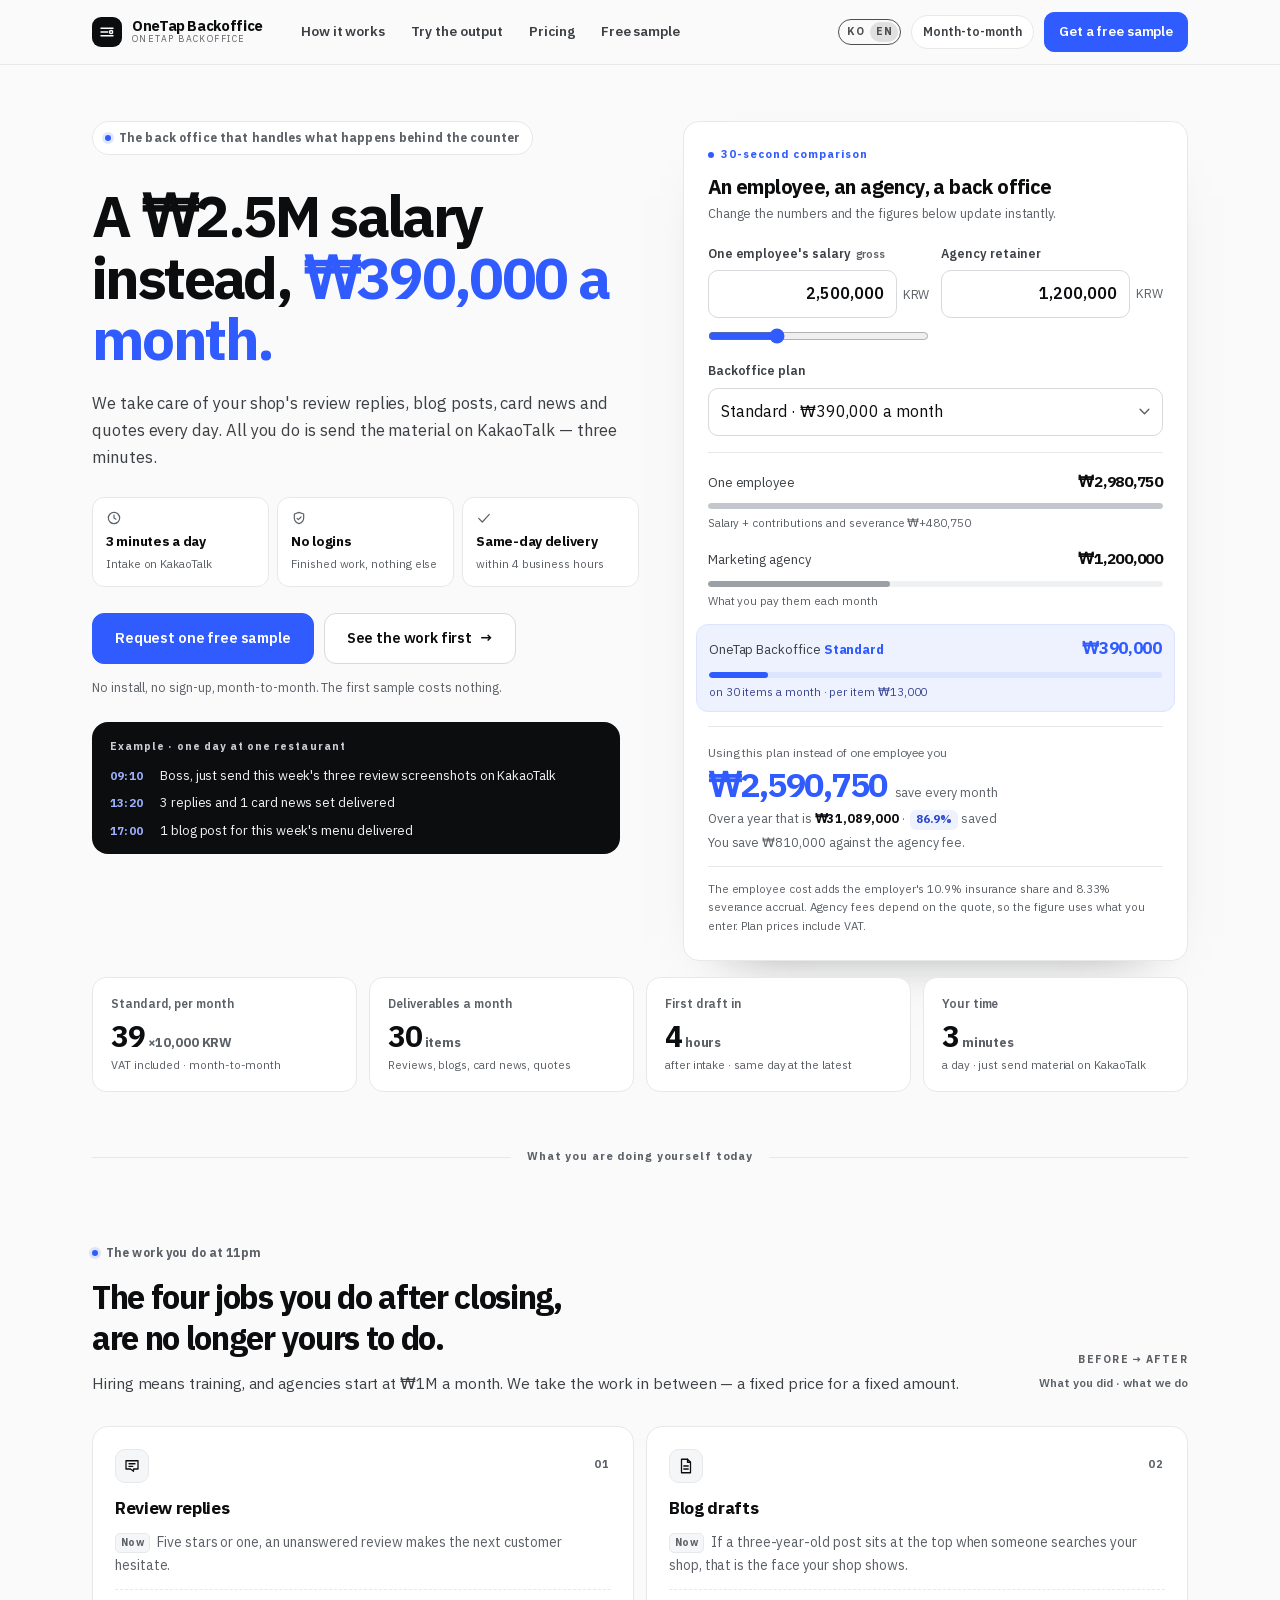
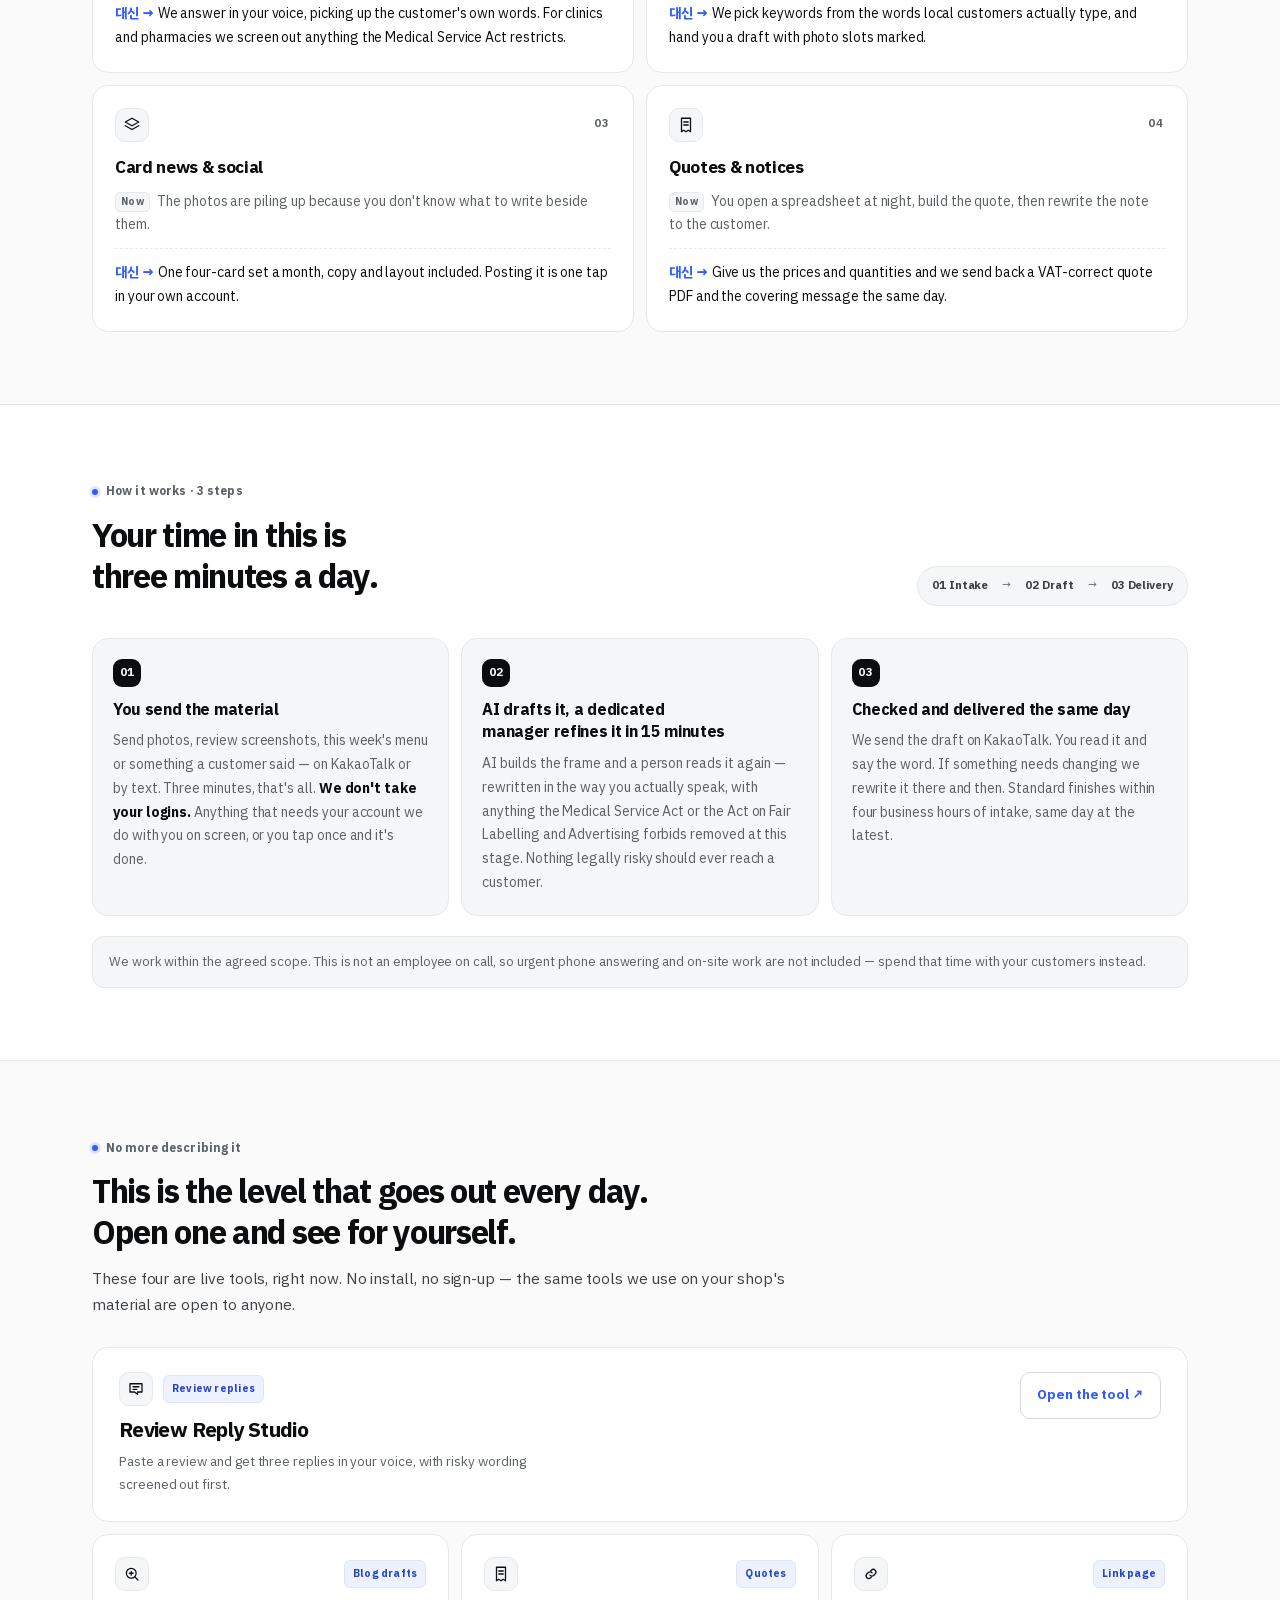
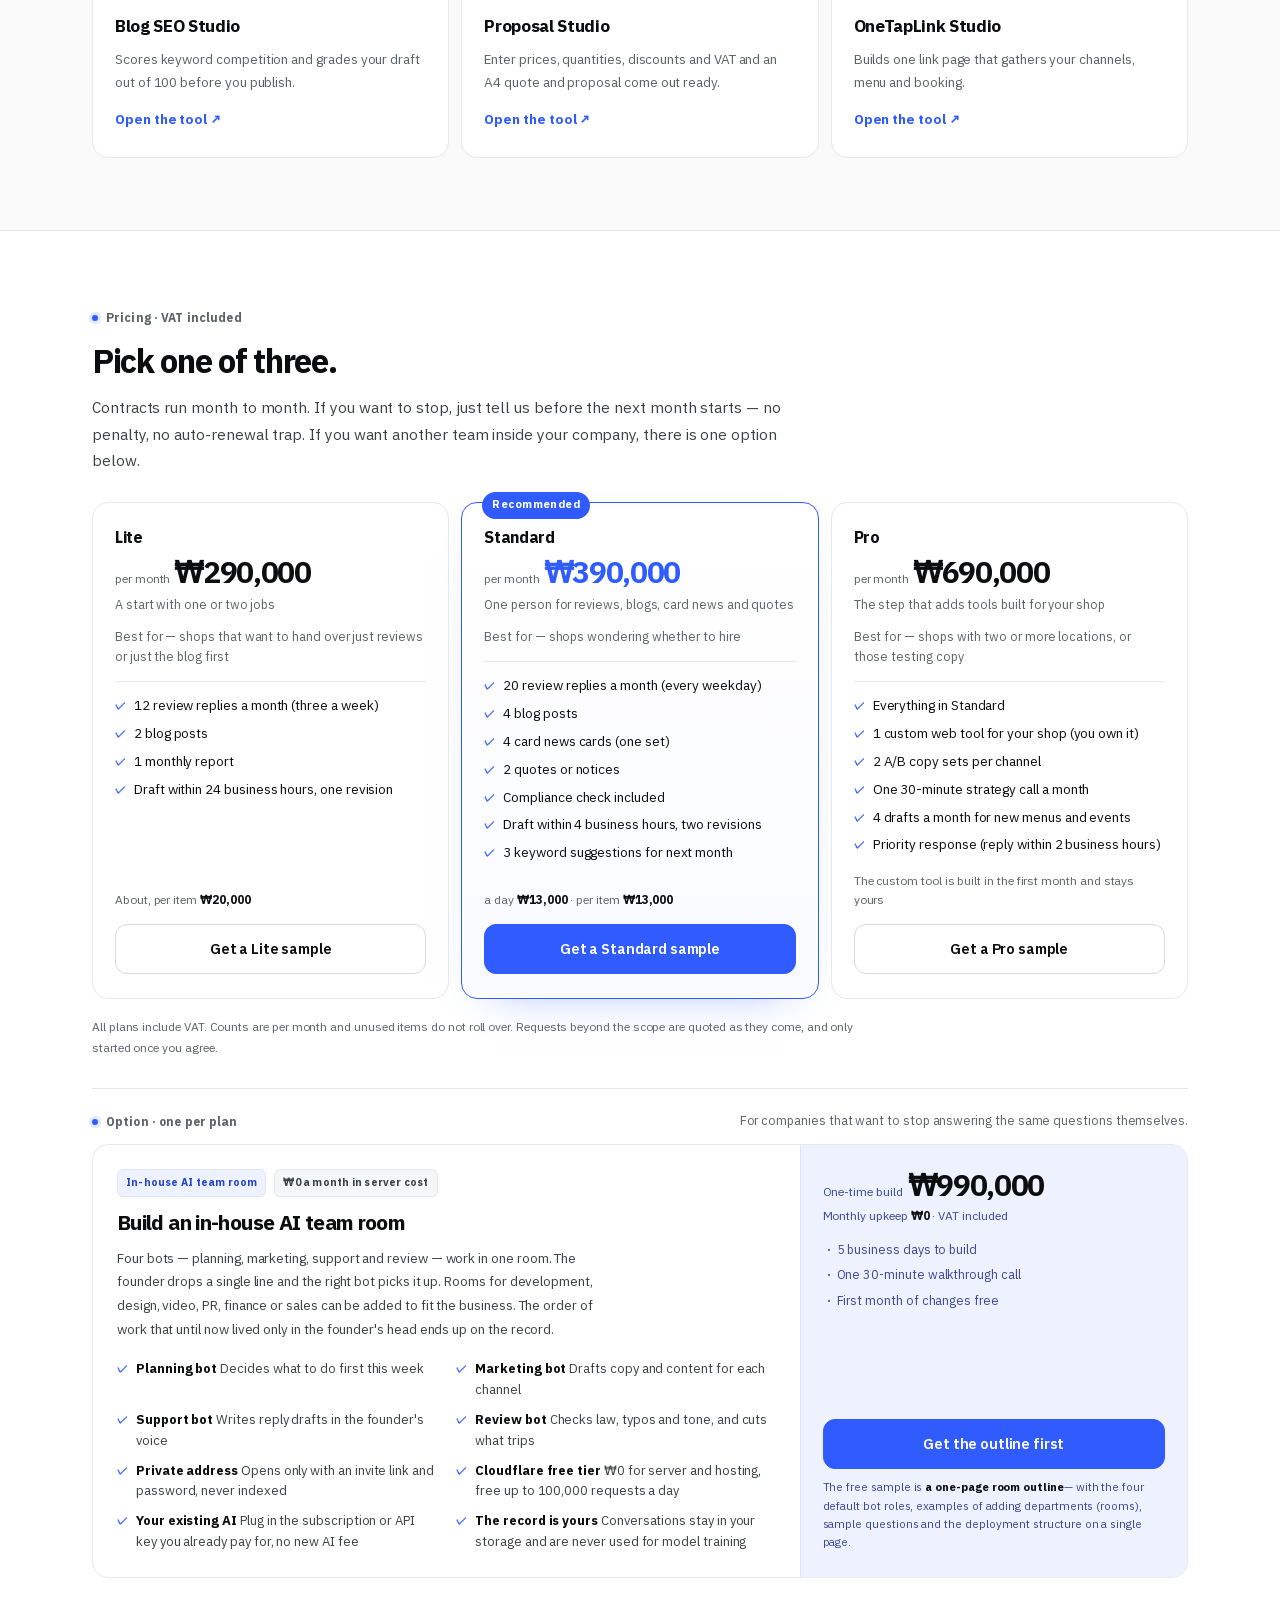
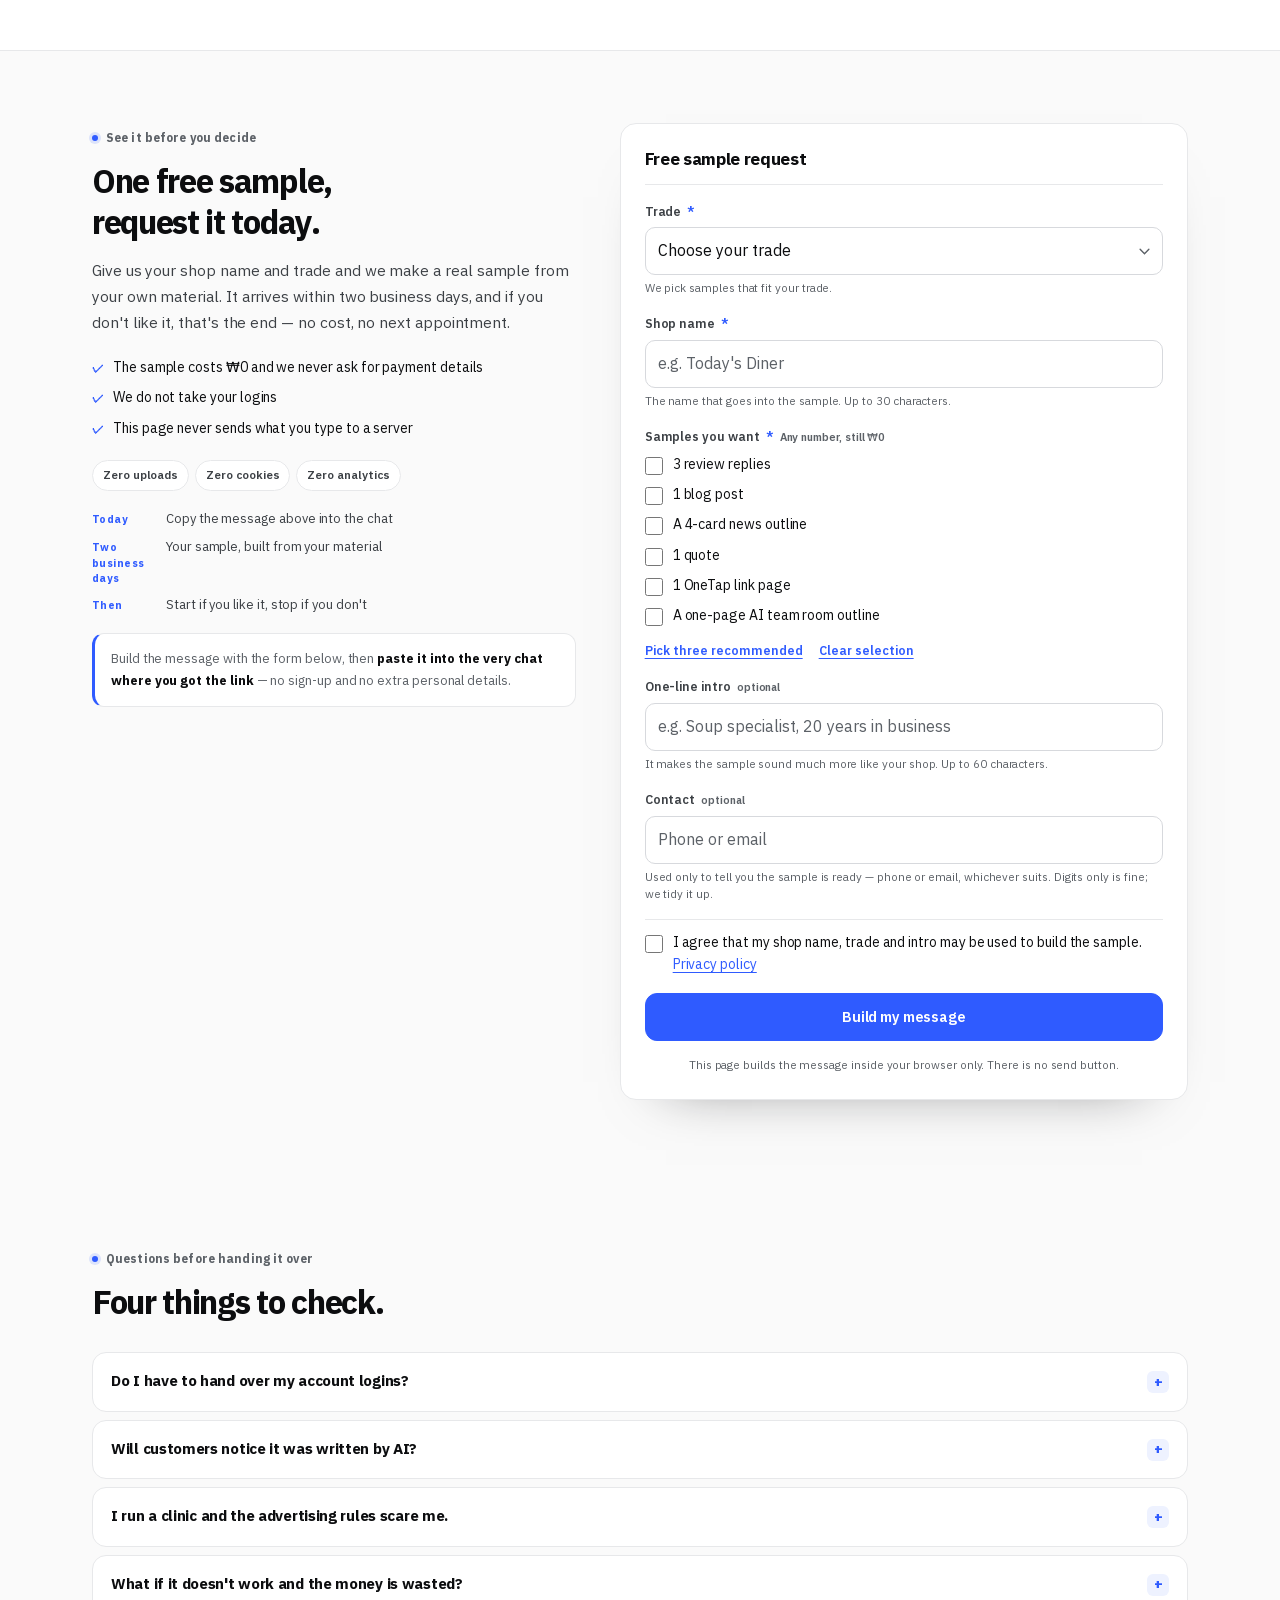
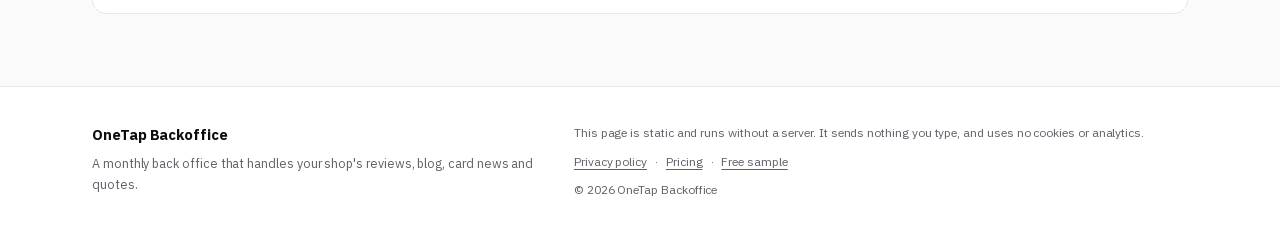
<file: index.html>
<!DOCTYPE html>
<html lang="ko" data-theme="light" data-design="designref.v3/crisp-bento">
<head>
<meta charset="utf-8" />
<meta name="viewport" content="width=device-width, initial-scale=1, viewport-fit=cover" />
<title>원탭 백오피스 — 리뷰·블로그·카드뉴스·견적서를 매일 대신, 월 39만 원</title>
<meta name="description" content="직원 월급 250만 원 대신 월 39만 원. 사장님은 하루 3분 자료만 카톡으로 보내고, 리뷰 답글·블로그 원고·카드뉴스·견적서를 법규 검수까지 마쳐 당일 받습니다. 아이디·비밀번호 공유 없이, 첫 샘플은 무료." />
<meta name="theme-color" content="#FAFAFA" />
<meta name="color-scheme" content="light" />
<link rel="canonical" href="https://marcj81.github.io/ai-backoffice-offer/" />
<meta property="og:type" content="website" />
<meta property="og:site_name" content="원탭 백오피스" />
<meta property="og:title" content="직원 월급 250만 원 대신, 월 39만 원 — 원탭 백오피스" />
<meta property="og:description" content="사장님 가게의 리뷰·블로그·카드뉴스·견적서를 매일 대신 처리합니다. 하루 3분 자료만 보내면 당일 납품, 아이디·비밀번호는 받지 않습니다." />
<meta property="og:url" content="https://marcj81.github.io/ai-backoffice-offer/" />
<meta property="og:locale" content="ko_KR" />
<link rel="icon" href="favicon.svg" type="image/svg+xml" />
<link rel="stylesheet" href="styles.css" />
<script type="application/ld+json">
{
  "@context": "https://schema.org",
  "@type": "Service",
  "name": "원탭 백오피스",
  "serviceType": "소상공인 리뷰·블로그·카드뉴스·견적서 대행",
  "description": "사장님은 하루 3분 자료만 보내고, 리뷰 답글·블로그 원고·카드뉴스·견적서를 법규 검수까지 마쳐 당일 받는 월 단위 백오피스 대행.",
  "areaServed": "KR",
  "availableChannel": { "@type": "ServiceChannel", "serviceUrl": "https://marcj81.github.io/ai-backoffice-offer/" },
  "offers": [
    { "@type": "Offer", "name": "라이트", "price": "290000", "priceCurrency": "KRW", "description": "리뷰 답글 월 12건, 블로그 원고 2편" },
    { "@type": "Offer", "name": "스탠다드", "price": "390000", "priceCurrency": "KRW", "description": "리뷰 답글 월 20건, 블로그 원고 4편, 카드뉴스 4장, 견적서 2건" },
    { "@type": "Offer", "name": "프로", "price": "690000", "priceCurrency": "KRW", "description": "스탠다드 전체에 가게 전용 커스텀 툴 1종 포함" },
    { "@type": "Offer", "name": "사내 AI 팀 회의실 포털 구축", "price": "990000", "priceCurrency": "KRW", "description": "기획·마케팅·CS·검수 기본 봇에 개발·디자인·영상·홍보·재무·영업 등 부서(방)를 업종에 맞춰 무제한 구성. Cloudflare 무료 티어 배포로 월 유지비 0원" }
  ]
}
</script>
</head>
<body>
<a class="skip-link" href="#main">본문으로 바로가기</a>

<header class="topbar">
  <div class="topbar-inner">
    <a class="brand" href="#top" aria-label="원탭 백오피스 홈">
      <span class="brand-mark" aria-hidden="true">
        <svg viewBox="0 0 24 24" width="18" height="18" fill="none" stroke="currentColor" stroke-width="1.9" stroke-linecap="round">
          <path d="M4 7h16M4 12h9M4 17h16" />
          <circle cx="17.5" cy="12" r="2.1" />
        </svg>
      </span>
      <span class="brand-text">
        <strong>원탭 백오피스</strong>
        <small>ONETAP BACKOFFICE</small>
      </span>
    </a>

    <nav class="nav" aria-label="페이지 안내">
      <a href="#work">일하는 방식</a>
      <a href="#live">결과물 체험</a>
      <a href="#pricing">요금제</a>
      <a href="#apply">무료 샘플</a>
    </nav>

    <div class="top-actions">
      <span class="top-pill">계약은 월 단위</span>
      <a class="btn btn-primary btn-sm top-cta" href="#apply">무료 샘플 받기</a>
    </div>
  </div>
</header>

<main id="main" tabindex="-1">

  <!-- ═══════════ 히어로 + 비교 계산기 ═══════════ -->
  <section class="hero" id="top">
    <div class="hero-copy">
      <p class="kicker"><span class="kicker-dot" aria-hidden="true"></span>사장님 대신 가게 뒤편을 돌보는 백오피스</p>
      <h1>직원 월급 250만 원<br />대신, <em>월 39만 원.</em></h1>
      <p class="hero-lead">
        사장님 가게의 리뷰·블로그·카드뉴스·견적서를 매일 대신 처리합니다.
        사장님은 하루 3분, 카톡으로 자료만 보내면 됩니다.
      </p>

      <ul class="hero-facts" aria-label="이 서비스의 기준">
        <li>
          <span class="fact-ico" aria-hidden="true">
            <svg viewBox="0 0 24 24" width="16" height="16" fill="none" stroke="currentColor" stroke-width="1.8" stroke-linecap="round" stroke-linejoin="round"><circle cx="12" cy="12" r="8.5" /><path d="M12 7.5V12l3 1.8" /></svg>
          </span>
          <strong>하루 3분</strong>
          <span>접수는 카톡으로</span>
        </li>
        <li>
          <span class="fact-ico" aria-hidden="true">
            <svg viewBox="0 0 24 24" width="16" height="16" fill="none" stroke="currentColor" stroke-width="1.8" stroke-linecap="round" stroke-linejoin="round"><path d="M12 3.5 19 6v6c0 4-3 7-7 8.5C8 19 5 16 5 12V6z" /><path d="M15 10.5 11 14.5l-2-2" /></svg>
          </span>
          <strong>아이디·비번 없음</strong>
          <span>결과물만 받습니다</span>
        </li>
        <li>
          <span class="fact-ico" aria-hidden="true">
            <svg viewBox="0 0 24 24" width="16" height="16" fill="none" stroke="currentColor" stroke-width="1.8" stroke-linecap="round" stroke-linejoin="round"><path d="M4 12.5 9.5 18 20 6.5" /></svg>
          </span>
          <strong>당일 납품</strong>
          <span>접수 후 4영업시간</span>
        </li>
      </ul>

      <div class="hero-actions">
        <a class="btn btn-primary" href="#apply">무료 샘플 1건 신청</a>
        <a class="btn btn-ghost" href="#live">결과물 먼저 보기 <span aria-hidden="true">→</span></a>
      </div>

      <p class="hero-note">설치 없음 · 회원가입 없음 · 계약은 월 단위. 첫 달 샘플은 비용 없이 만들어 보내드립니다.</p>

      <div class="hero-sample">
        <p class="hero-sample-kicker">예시 · 어느 식당의 어느 하루</p>
        <ul>
          <li><span>09:10</span>사장님, 이번 주 리뷰 3개 캡처만 카톡으로</li>
          <li><span>13:20</span>답글 3건 · 카드뉴스 1장 납품</li>
          <li><span>17:00</span>이번 주 메뉴 블로그 원고 1편 납품</li>
        </ul>
      </div>
    </div>

    <!-- 비교 계산기 -->
    <aside class="calc" id="calc" aria-labelledby="calc-title">
      <div class="calc-head">
        <p class="calc-kicker"><span class="kicker-dot" aria-hidden="true"></span>30초 비교 계산기</p>
        <h2 id="calc-title">직원 1명 · 대행사 · 백오피스</h2>
        <p class="calc-sub">숫자만 바꿔 보세요. 아래 금액이 바로 바뀝니다.</p>
      </div>

      <div class="calc-inputs">
        <div class="field">
          <label class="field-label" for="in-salary">직원 1명 월급 <em>세전</em></label>
          <div class="field-row">
            <input id="in-salary" type="text" inputmode="numeric" pattern="[0-9,]*" autocomplete="off" value="2,500,000" aria-describedby="calc-note" />
            <span class="unit">원</span>
          </div>
          <input id="range-salary" class="range" type="range" min="1000000" max="6000000" step="100000" value="2500000" aria-label="직원 월급 슬라이더" />
        </div>

        <div class="field">
          <label class="field-label" for="in-agency">대행사 월 이용료</label>
          <div class="field-row">
            <input id="in-agency" type="text" inputmode="numeric" pattern="[0-9,]*" autocomplete="off" value="1,200,000" />
            <span class="unit">원</span>
          </div>
        </div>

        <div class="field">
          <label class="field-label" for="calc-plan">백오피스 요금제</label>
          <div class="field-row">
            <select id="calc-plan">
              <option value="light">라이트 · 월 29만 원</option>
              <option value="standard" selected>스탠다드 · 월 39만 원</option>
              <option value="pro">프로 · 월 69만 원</option>
            </select>
          </div>
        </div>
      </div>

      <div class="calc-rows" aria-live="polite">
        <div class="calc-row">
          <div class="calc-row-head">
            <span class="calc-row-label">직원 1명</span>
            <span class="calc-row-amount" id="out-employee">0원</span>
          </div>
          <div class="meter"><span class="meter-fill meter-employee" id="bar-employee"></span></div>
          <p class="calc-row-sub">월급 + 4대보험·퇴직금 <span id="out-burden">0원</span></p>
        </div>

        <div class="calc-row">
          <div class="calc-row-head">
            <span class="calc-row-label">마케팅 대행사</span>
            <span class="calc-row-amount" id="out-agency">0원</span>
          </div>
          <div class="meter"><span class="meter-fill meter-agency" id="bar-agency"></span></div>
          <p class="calc-row-sub">사장님이 적은 월 이용료</p>
        </div>

        <div class="calc-row is-ours">
          <div class="calc-row-head">
            <span class="calc-row-label">원탭 백오피스 <span class="calc-plan-name" id="out-plan-name">스탠다드</span></span>
            <span class="calc-row-amount" id="out-plan">0원</span>
          </div>
          <div class="meter"><span class="meter-fill meter-plan" id="bar-plan"></span></div>
          <p class="calc-row-sub">한 달 산출물 30건 기준 · 1건당 <span id="out-per-item">0원</span></p>
        </div>
      </div>

      <div class="calc-result">
        <p class="result-label">직원 1명 대신 이 요금제를 쓰면</p>
        <p class="result-value"><strong id="out-save-month">0원</strong><span>한 달에 아낍니다</span></p>
        <p class="result-sub">1년이면 <strong id="out-save-year">0원</strong> · <span class="pct-chip" id="out-save-pct">0%</span> 절약</p>
        <p class="result-sub" id="out-agency-line">대행사 이용료와 비교해 계산합니다.</p>
      </div>

      <p class="calc-note" id="calc-note">
        직원 비용에는 4대보험 사업주 부담 10.9%와 퇴직금 충당 8.33%를 더했습니다.
        대행사 이용료는 실제 견적에 따라 다르므로 사장님이 적은 값으로 계산합니다.
        요금제 금액은 부가세 포함입니다.
      </p>
    </aside>
  </section>

  <!-- ═══════════ 한눈에 보는 기준 ═══════════ -->
  <section class="stats-band" aria-label="한눈에 보는 기준">
    <ul class="stats">
      <li class="stat">
        <p class="stat-label">스탠다드 월 요금</p>
        <b>39<small>만 원</small></b>
        <span class="stat-sub">부가세 포함 · 월 단위 계약</span>
      </li>
      <li class="stat">
        <p class="stat-label">한 달 산출물</p>
        <b>30<small>건</small></b>
        <span class="stat-sub">리뷰·블로그·카드뉴스·견적서</span>
      </li>
      <li class="stat">
        <p class="stat-label">첫 초안까지</p>
        <b>4<small>시간</small></b>
        <span class="stat-sub">접수 후 · 늦어도 당일</span>
      </li>
      <li class="stat">
        <p class="stat-label">사장님이 쓰는 시간</p>
        <b>3<small>분</small></b>
        <span class="stat-sub">하루 · 카톡으로 자료만</span>
      </li>
    </ul>
  </section>

  <div class="rule" role="presentation"><span>사장님이 직접 하고 있는 일</span></div>

  <!-- ═══════════ 무엇을 대신하나 ═══════════ -->
  <section class="section" id="duties">
    <div class="section-head split">
      <div class="section-head-copy">
        <p class="kicker"><span class="kicker-dot" aria-hidden="true"></span>밤 11시에 하던 일</p>
        <h2>영업 마감하고 나서 하던 네 가지,<br />이제 사장님 손을 떠납니다.</h2>
        <p class="section-lead">
          직원을 뽑으면 교육이 필요하고, 대행사는 월 100만 원부터 시작합니다.
          그 사이의 일을 정해진 값에 정해진 양만큼 해 드립니다.
        </p>
      </div>
      <p class="aside-note">BEFORE → AFTER<br /><span>사장님이 하던 일 · 저희가 하는 일</span></p>
    </div>

    <ul class="duty-grid">
      <li class="duty-card">
        <div class="card-top">
          <span class="ico" aria-hidden="true">
            <svg viewBox="0 0 24 24" width="18" height="18" fill="none" stroke="currentColor" stroke-width="1.7" stroke-linecap="round" stroke-linejoin="round"><path d="M20 5H4v11h6l4 3v-3h6z" /><path d="M8 9h8M8 12.5h5" /></svg>
          </span>
          <span class="duty-no">01</span>
        </div>
        <h3>리뷰 답글</h3>
        <p class="duty-pain"><span class="ba">지금</span>별점 5점에도, 1점에도 답이 없으면 다음 손님은 망설입니다.</p>
        <p class="duty-do">손님이 쓴 단어를 그대로 짚어 사장님 말투로 답합니다. 병원·약국은 의료법에 걸리는 표현을 먼저 걸러 냅니다.</p>
      </li>
      <li class="duty-card">
        <div class="card-top">
          <span class="ico" aria-hidden="true">
            <svg viewBox="0 0 24 24" width="18" height="18" fill="none" stroke="currentColor" stroke-width="1.7" stroke-linecap="round" stroke-linejoin="round"><path d="M6 3h8l4 4v14H6z" /><path d="M14 3v4h4" /><path d="M9 12h6M9 16h6" /></svg>
          </span>
          <span class="duty-no">02</span>
        </div>
        <h3>블로그 원고</h3>
        <p class="duty-pain"><span class="ba">지금</span>가게 이름을 검색했는데 3년 전 글이 맨 위에 있으면, 그게 가게의 현재 얼굴입니다.</p>
        <p class="duty-do">우리 동네 손님이 실제로 치는 말로 키워드를 잡고, 사진 자리까지 표시한 원고를 드립니다.</p>
      </li>
      <li class="duty-card">
        <div class="card-top">
          <span class="ico" aria-hidden="true">
            <svg viewBox="0 0 24 24" width="18" height="18" fill="none" stroke="currentColor" stroke-width="1.7" stroke-linecap="round" stroke-linejoin="round"><path d="m12 3 9 5-9 5-9-5z" /><path d="m3 13 9 5 9-5" /></svg>
          </span>
          <span class="duty-no">03</span>
        </div>
        <h3>카드뉴스·SNS</h3>
        <p class="duty-pain"><span class="ba">지금</span>사진은 쌓여 있는데 무슨 말을 붙여야 할지 몰라서 못 올리고 있습니다.</p>
        <p class="duty-do">한 달에 한 세트, 4장짜리 카드뉴스 문구와 배치를 만들어 드립니다. 올리는 건 사장님 계정에서 한 번 누르면 끝.</p>
      </li>
      <li class="duty-card">
        <div class="card-top">
          <span class="ico" aria-hidden="true">
            <svg viewBox="0 0 24 24" width="18" height="18" fill="none" stroke="currentColor" stroke-width="1.7" stroke-linecap="round" stroke-linejoin="round"><path d="M6 3h12v18l-3-2-3 2-3-2-3 2z" /><path d="M9 8h6M9 12h6" /></svg>
          </span>
          <span class="duty-no">04</span>
        </div>
        <h3>견적서·안내문</h3>
        <p class="duty-pain"><span class="ba">지금</span>밤에 엑셀 켜서 견적서 만들고, 손님한테 보낼 안내문을 다시 쓰고 있습니다.</p>
        <p class="duty-do">단가·수량만 알려주시면 부가세 계산까지 맞춘 견적서 PDF와 안내 문구를 같은 날 보내드립니다.</p>
      </li>
    </ul>
  </section>

  <!-- ═══════════ 일하는 방식 3단계 ═══════════ -->
  <section class="band" id="work">
    <div class="section">
      <div class="section-head split">
        <div class="section-head-copy">
          <p class="kicker"><span class="kicker-dot" aria-hidden="true"></span>일하는 방식 · 3단계</p>
          <h2>사장님이 쓰는 시간은<br />하루 3분입니다.</h2>
        </div>
        <p class="flow-pill"><span>01 접수</span><i aria-hidden="true">→</i><span>02 초안</span><i aria-hidden="true">→</i><span>03 납품</span></p>
      </div>

      <ol class="steps">
        <li class="step">
          <div class="step-no" aria-hidden="true">01</div>
          <div class="step-body">
            <h3>사장님은 자료만 보냅니다</h3>
            <p>
              카톡이나 문자로 사진, 리뷰 캡처, 이번 주 메뉴, 현장에서 들은 손님 이야기를 보내 주세요.
              딱 3분이면 됩니다. <strong>아이디·비밀번호는 받지 않습니다.</strong>
              계정에 들어가야 하는 일은 사장님과 화면을 같이 보면서 하거나, 사장님이 한 번 눌러 주시면 끝납니다.
            </p>
          </div>
        </li>
        <li class="step">
          <div class="step-no" aria-hidden="true">02</div>
          <div class="step-body">
            <h3>AI가 초안을 잡고, 전담 매니저가 15분 만에 손봅니다</h3>
            <p>
              AI가 뼈대를 만들고 사람이 다시 읽습니다. 사장님이 실제로 쓰는 말투로 고치고,
              의료법·표시광고법에 걸리는 표현은 이 단계에서 지웁니다.
              손님에게 나가기 전에 법적으로 문제 될 문장은 없어야 하니까요.
            </p>
          </div>
        </li>
        <li class="step">
          <div class="step-no" aria-hidden="true">03</div>
          <div class="step-body">
            <h3>당일 검수·납품</h3>
            <p>
              초안을 카톡으로 보내드립니다. 사장님은 읽고 &ldquo;좋다&rdquo; 한마디만 하시면 됩니다.
              고칠 곳이 있으면 그 자리에서 다시 씁니다. 스탠다드는 접수 후 4영업시간, 늦어도 당일 안에 끝납니다.
            </p>
          </div>
        </li>
      </ol>

      <p class="work-note">
        정해진 산출물 범위 안에서 처리합니다. 직원처럼 매달리는 일이 아니라서, 급한 전화 응대나 현장 업무는 하지 않습니다.
        대신 그 시간에 사장님은 손님을 만나세요.
      </p>
    </div>
  </section>

  <!-- ═══════════ 실제 결과물 라이브 체험 ═══════════ -->
  <section class="section" id="live">
    <div class="section-head">
      <p class="kicker"><span class="kicker-dot" aria-hidden="true"></span>말로 설명하지 않겠습니다</p>
      <h2>이 수준의 결과물이 매일 나갑니다.<br />지금 눌러서 직접 보세요.</h2>
      <p class="section-lead">
        아래 네 개는 지금 이 순간에도 열리는 실제 도구입니다. 설치도, 회원가입도 필요 없습니다.
        저희가 사장님 가게 자료로 쓰는 도구가 그대로 공개되어 있습니다.
      </p>
    </div>

    <ul class="tool-grid">
      <li class="tool-card is-feat">
        <div class="card-top">
          <span class="ico" aria-hidden="true">
            <svg viewBox="0 0 24 24" width="18" height="18" fill="none" stroke="currentColor" stroke-width="1.7" stroke-linecap="round" stroke-linejoin="round"><path d="M20 5H4v11h6l4 3v-3h6z" /><path d="M8 9h8M8 12.5h5" /></svg>
          </span>
          <span class="tag">리뷰 답글</span>
        </div>
        <h3>사장님 리뷰 답글 스튜디오</h3>
        <p class="tool-what">리뷰를 붙여넣으면 사장님 말투로 답글 3개, 위험한 표현은 미리 걸러 냅니다.</p>
        <a class="tool-link" href="https://marcj81.github.io/review-reply-studio/" target="_blank" rel="noopener">직접 써보기 <span aria-hidden="true">↗</span></a>
      </li>
      <li class="tool-card">
        <div class="card-top">
          <span class="ico" aria-hidden="true">
            <svg viewBox="0 0 24 24" width="18" height="18" fill="none" stroke="currentColor" stroke-width="1.7" stroke-linecap="round" stroke-linejoin="round"><circle cx="11" cy="11" r="6.5" /><path d="m16 16 4 4" /><path d="M8.5 11h5M11 8.5v5" /></svg>
          </span>
          <span class="tag">블로그 원고</span>
        </div>
        <h3>블로그 SEO 스튜디오</h3>
        <p class="tool-what">키워드 경쟁률을 계산하고, 발행 전 원고를 100점으로 진단합니다.</p>
        <a class="tool-link" href="https://marcj81.github.io/blog-seo-studio/" target="_blank" rel="noopener">직접 써보기 <span aria-hidden="true">↗</span></a>
      </li>
      <li class="tool-card">
        <div class="card-top">
          <span class="ico" aria-hidden="true">
            <svg viewBox="0 0 24 24" width="18" height="18" fill="none" stroke="currentColor" stroke-width="1.7" stroke-linecap="round" stroke-linejoin="round"><path d="M6 3h12v18l-3-2-3 2-3-2-3 2z" /><path d="M9 8h6M9 12h6" /></svg>
          </span>
          <span class="tag">견적서</span>
        </div>
        <h3>견적서 스튜디오</h3>
        <p class="tool-what">단가·수량·할인·부가세를 넣으면 A4 견적서와 제안서가 바로 나옵니다.</p>
        <a class="tool-link" href="https://marcj81.github.io/agency-proposal-maker/" target="_blank" rel="noopener">직접 써보기 <span aria-hidden="true">↗</span></a>
      </li>
      <li class="tool-card">
        <div class="card-top">
          <span class="ico" aria-hidden="true">
            <svg viewBox="0 0 24 24" width="18" height="18" fill="none" stroke="currentColor" stroke-width="1.7" stroke-linecap="round" stroke-linejoin="round"><path d="M10.5 13.5a3.5 3.5 0 0 0 5 .4l2-2a3.5 3.5 0 0 0-5-5l-1 1" /><path d="M13.5 10.5a3.5 3.5 0 0 0-5-.4l-2 2a3.5 3.5 0 0 0 5 5l1-1" /></svg>
          </span>
          <span class="tag">링크 페이지</span>
        </div>
        <h3>원탭링크 스튜디오</h3>
        <p class="tool-what">가게 채널·메뉴·예약을 한 장에 모은 링크 페이지를 만듭니다.</p>
        <a class="tool-link" href="https://marcj81.github.io/onetaplink-studio/" target="_blank" rel="noopener">직접 써보기 <span aria-hidden="true">↗</span></a>
      </li>
    </ul>
  </section>

  <!-- ═══════════ 요금제 3단 ═══════════ -->
  <section class="band" id="pricing">
    <div class="section">
      <div class="section-head">
        <p class="kicker"><span class="kicker-dot" aria-hidden="true"></span>요금제 · 부가세 포함</p>
        <h2>세 가지 중 하나만 고르시면 됩니다.</h2>
        <p class="section-lead">
          계약은 월 단위입니다. 다음 달에 그만두고 싶으면 그 전에 말씀만 하시면 됩니다.
          위약금이나 자동 갱신 함정은 두지 않았습니다.
          회사 안에 팀을 하나 더 두고 싶으시면, 아래 옵션 하나를 얹을 수 있습니다.
        </p>
      </div>

      <ul class="plan-grid">
        <li class="plan">
          <div class="plan-head">
            <h3>라이트</h3>
            <p class="plan-price"><span>월</span> <strong>29만 원</strong></p>
            <p class="plan-tagline">한두 가지만 맡겨 보는 시작</p>
          </div>
          <p class="plan-for">이런 가게에 맞습니다 — 리뷰 답글이나 블로그 하나만 먼저 맡기고 싶은 곳</p>
          <ul class="plan-list">
            <li>리뷰 답글 월 12건 (주 3회)</li>
            <li>블로그 원고 2편</li>
            <li>월간 리포트 1장</li>
            <li>영업일 24시간 안에 초안, 수정 1회</li>
          </ul>
          <p class="plan-meta">산출물 1건당 약 <strong>2만 원</strong></p>
          <a class="btn btn-ghost plan-cta" href="#apply">라이트로 샘플 받기</a>
        </li>

        <li class="plan plan-recommended">
          <p class="plan-badge">추천</p>
          <div class="plan-head">
            <h3>스탠다드</h3>
            <p class="plan-price"><span>월</span> <strong>39만 원</strong></p>
            <p class="plan-tagline">리뷰·블로그·카드뉴스·견적서를 한 사람이</p>
          </div>
          <p class="plan-for">이런 가게에 맞습니다 — 직원 한 명 뽑을까 고민하던 가게</p>
          <ul class="plan-list">
            <li>리뷰 답글 월 20건 (평일 매일)</li>
            <li>블로그 원고 4편</li>
            <li>카드뉴스 4장 (한 세트)</li>
            <li>견적서·안내문 2건</li>
            <li>법규 검수 포함</li>
            <li>접수 후 4영업시간 안에 초안, 수정 2회</li>
            <li>다음 달 키워드 3개 제안</li>
          </ul>
          <p class="plan-meta">하루 <strong>1만 3,000원</strong> · 산출물 1건당 <strong>1만 3,000원</strong></p>
          <a class="btn btn-primary plan-cta" href="#apply">스탠다드로 샘플 받기</a>
        </li>

        <li class="plan">
          <div class="plan-head">
            <h3>프로</h3>
            <p class="plan-price"><span>월</span> <strong>69만 원</strong></p>
            <p class="plan-tagline">가게 전용 툴까지 붙이는 단계</p>
          </div>
          <p class="plan-for">이런 가게에 맞습니다 — 지점이 둘 이상이거나 문구 실험까지 하는 곳</p>
          <ul class="plan-list">
            <li>스탠다드 구성 전부</li>
            <li>가게 전용 커스텀 웹툴 1종 (소유권은 사장님)</li>
            <li>채널별 문구 A/B 2세트</li>
            <li>월 1회 30분 전략 통화</li>
            <li>새 메뉴·이벤트 문구 초안 월 4건</li>
            <li>우선 응대 (2영업시간 안에 회신)</li>
          </ul>
          <p class="plan-meta">전용 툴은 첫 달에 만들고, 이후 계속 쓰십니다</p>
          <a class="btn btn-ghost plan-cta" href="#apply">프로로 샘플 받기</a>
        </li>
      </ul>

      <p class="plan-note">
        모든 요금제는 부가세 포함 금액입니다. 표시된 건수는 한 달 기준이고, 남은 건수는 다음 달로 넘기지 않습니다.
        산출물 범위를 넘는 요청은 그때그때 견적을 드리고, 사장님이 승낙하실 때만 진행합니다.
      </p>

      <!-- ═══════════ 옵션: 사내 AI 팀 회의실 ═══════════ -->
      <div class="addon-head">
        <p class="kicker"><span class="kicker-dot" aria-hidden="true"></span>옵션 · 요금제에 하나만</p>
        <p class="addon-head-note">대표에게 오는 같은 질문부터 줄이고 싶은 회사에 붙입니다.</p>
      </div>

      <div class="addon" id="teamroom">
        <div class="addon-main">
          <div class="addon-top">
            <span class="tag">사내 AI 팀 회의실</span>
            <span class="addon-flag">서버비 월 0원</span>
          </div>
          <h3>사내 AI 팀 회의실 포털 구축</h3>
          <p class="addon-lead">
            기획·마케팅·CS·검수 네 봇이 한 방에서 일합니다. 대표는 회의실에 한 줄만 던지면 되고,
            답은 담당 봇이 이어받습니다. 업종에 맞춰 개발·디자인·영상·홍보·재무·영업 등
            담당 부서(방)를 원하는 만큼 늘릴 수 있습니다. 지금은 대표 머릿속에만 있는 업무 순서가 회의실 기록으로 남습니다.
          </p>
          <ul class="addon-list">
            <li><strong>기획 봇</strong> 이번 주 무엇부터 할지 순서를 잡습니다</li>
            <li><strong>마케팅 봇</strong> 채널별 문구·콘텐츠 초안을 씁니다</li>
            <li><strong>CS 봇</strong> 문의 답변 초안을 대표 말투로 만듭니다</li>
            <li><strong>검수 봇</strong> 법규·오탈자·톤을 보고 걸리는 문장을 지웁니다</li>
            <li><strong>사내 전용 주소</strong> 초대 링크와 비밀번호로만 열리고, 검색에 노출되지 않습니다</li>
            <li><strong>Cloudflare 무료 티어</strong> 서버·호스팅 월 0원, 일 10만 요청까지 무료</li>
            <li><strong>이미 쓰는 AI 연결</strong> 회사가 쓰던 구독·API 키를 붙여 AI 정액료를 새로 내지 않습니다</li>
            <li><strong>기록은 회사 것</strong> 대화는 회사 저장소에 남고, 모델 학습에 넘기지 않습니다</li>
          </ul>
        </div>
        <div class="addon-buy">
          <p class="addon-price"><span>구축 1회</span> <strong>99만 원</strong></p>
          <p class="addon-price-sub">월 유지비 <strong>0원</strong> · 부가세 포함</p>
          <ul class="addon-buy-list">
            <li>구축 5영업일</li>
            <li>사용법 30분 화상 1회</li>
            <li>첫 달 무상 수정</li>
          </ul>
          <a class="btn btn-primary addon-cta" href="#apply">구성안 먼저 받기</a>
          <p class="addon-note">
            무료 샘플은 <strong>회의실 구성안 1장</strong>으로 보내드립니다.
            기본 봇 4개 역할과 부서(방) 확장 예시, 질문 예시, 배포 구조가 한 장에 들어갑니다.
          </p>
        </div>
      </div>
    </div>
  </section>

  <!-- ═══════════ 무료 샘플 신청 ═══════════ -->
  <section class="section section-apply" id="apply">
    <div class="apply-intro">
      <p class="kicker"><span class="kicker-dot" aria-hidden="true"></span>먼저 받아보고 결정하세요</p>
      <h2>무료 샘플 1건,<br />오늘 신청하세요.</h2>
      <p class="section-lead">
        가게 이름과 업종만 알려주시면, 사장님 가게 자료로 실제 샘플을 만들어 보내드립니다.
        영업일 2일 안에 드리고, 마음에 안 드시면 거기서 끝입니다. 비용도, 다음 약속도 없습니다.
      </p>
      <ul class="apply-points">
        <li>샘플 비용 0원, 결제 정보 요구 없음</li>
        <li>아이디·비밀번호를 받지 않습니다</li>
        <li>이 페이지는 입력값을 서버로 보내지 않습니다</li>
      </ul>
      <p class="trust-strip"><span>서버 전송 0</span><span>쿠키 0</span><span>분석 도구 0</span></p>
      <ol class="sample-steps">
        <li><span>오늘</span>위 문안을 복사해 대화창에 붙여넣습니다</li>
        <li><span>영업일 2일</span>가게 자료로 만든 샘플을 받습니다</li>
        <li><span>그다음</span>마음에 들면 시작, 아니면 거기서 끝</li>
      </ol>
      <p class="apply-alt">
        아래 신청서로 문안을 만들면, <strong>링크를 받으신 그 대화창에 그대로 붙여넣어</strong> 보내시면 됩니다.
        회원가입도, 별도 개인정보 입력도 필요 없습니다.
      </p>
    </div>

    <form class="apply-form" id="sample-form" novalidate aria-labelledby="apply-title">
      <h3 id="apply-title" class="form-title">무료 샘플 신청서</h3>

      <div class="field">
        <label class="field-label" for="f-industry">업종 <span class="req" aria-hidden="true">*</span></label>
        <select id="f-industry" name="industry" aria-describedby="err-industry">
          <option value="">업종을 골라 주세요</option>
        </select>
        <p class="hint" id="hint-industry">업종에 맞는 샘플을 골라 드립니다.</p>
        <p class="err" id="err-industry" role="alert" hidden></p>
      </div>

      <div class="field">
        <label class="field-label" for="f-store">가게 이름 <span class="req" aria-hidden="true">*</span></label>
        <input id="f-store" name="storeName" type="text" maxlength="30" autocomplete="organization" placeholder="예: 오늘식당" aria-describedby="hint-store err-store" />
        <p class="hint" id="hint-store">샘플에 들어갈 이름입니다. 30자까지.</p>
        <p class="err" id="err-store" role="alert" hidden></p>
      </div>

      <fieldset class="field field-set">
        <legend class="field-label">받고 싶은 샘플 <span class="req" aria-hidden="true">*</span> <span class="legend-sub">여러 개 골라도 0원</span></legend>
        <div class="check-list" id="sample-list" aria-describedby="err-samples"></div>
        <div class="check-tools">
          <button type="button" class="link-btn" id="btn-pick-recommended">추천 3종 고르기</button>
          <button type="button" class="link-btn" id="btn-clear-samples">선택 지우기</button>
        </div>
        <p class="err" id="err-samples" role="alert" hidden></p>
      </fieldset>

      <div class="field">
        <label class="field-label" for="f-intro">한 줄 소개 <em>선택</em></label>
        <input id="f-intro" name="intro" type="text" maxlength="60" placeholder="예: 국밥 전문, 20년 된 가게입니다" aria-describedby="hint-intro err-intro" />
        <p class="hint" id="hint-intro">있으면 샘플이 훨씬 가게답게 나옵니다. 60자까지.</p>
        <p class="err" id="err-intro" role="alert" hidden></p>
      </div>

      <div class="field">
        <label class="field-label" for="f-contact">연락처 <em>선택</em></label>
        <input id="f-contact" name="contact" type="text" inputmode="text" autocomplete="tel" placeholder="전화번호 또는 이메일" aria-describedby="hint-contact err-contact" />
        <p class="hint" id="hint-contact">샘플 발송 안내에만 씁니다. 전화·이메일 중 편한 것 하나만. 숫자만 붙여 써도 자동으로 정리합니다.</p>
        <p class="err" id="err-contact" role="alert" hidden></p>
      </div>

      <div class="field field-consent">
        <label class="check-line" for="f-consent">
          <input id="f-consent" name="consent" type="checkbox" aria-describedby="err-consent" />
          <span>샘플 제작을 위해 가게 이름·업종·소개만 쓰는 데 동의합니다. <a href="privacy.html" target="_blank" rel="noopener">개인정보처리방침</a></span>
        </label>
        <p class="err" id="err-consent" role="alert" hidden></p>
      </div>

      <button type="submit" class="btn btn-primary btn-block" id="btn-generate">문의 문안 만들기</button>
      <p class="form-note">이 페이지는 문안을 브라우저 안에서만 만듭니다. 전송 버튼은 없습니다.</p>

      <div class="inquiry" id="inquiry-result" hidden>
        <div class="inquiry-head">
          <h4>이 문안을 그대로 보내 주세요</h4>
          <button type="button" class="btn btn-ghost btn-sm" id="btn-copy">복사</button>
        </div>
        <textarea id="inquiry-text" class="inquiry-text" readonly rows="9" aria-label="보낼 문의 문안"></textarea>
        <p class="inquiry-note">
          링크를 받으신 카톡·문자·크몽 메시지 창에 붙여넣어 보내 주세요.
          보내 주신 내용만 보고 샘플을 만듭니다.
        </p>
      </div>
    </form>
  </section>

  <!-- ═══════════ 자주 묻는 질문 ═══════════ -->
  <section class="section" id="faq">
    <div class="section-head">
      <p class="kicker"><span class="kicker-dot" aria-hidden="true"></span>맡기기 전에 많이 물으시는 것</p>
      <h2>네 가지만 확인하시면 됩니다.</h2>
    </div>

    <div class="faq">
      <details class="faq-item">
        <summary>계정 아이디·비밀번호를 꼭 줘야 하나요?</summary>
        <p>
          안 받습니다. 결과물만 만들어 드리고, 올리는 건 사장님 계정에서 사장님이 한 번 누르시면 됩니다.
          꼭 대신 올려야 하는 경우에는 화면을 같이 보면서 진행하고, 끝나면 바로 비밀번호를 바꾸시면 됩니다.
        </p>
      </details>
      <details class="faq-item">
        <summary>AI가 쓴 티가 나면 손님들이 알아채지 않을까요?</summary>
        <p>
          그래서 매니저가 다시 읽습니다. 사장님이 실제로 쓰는 말, 메뉴 이름, 단골이 하던 이야기를 넣고
          번역체나 상투적인 마무리는 지웁니다. 리뷰 답글은 특히 짧고 담백하게 씁니다.
        </p>
      </details>
      <details class="faq-item">
        <summary>병원인데 광고 규정이 무섭습니다.</summary>
        <p>
          의료법·표시광고법에서 문제 되는 표현(치료 효과 단정, 최고·유일, 전후 사진 단정 등)을 목록으로 걸러 낸 뒤에 보내드립니다.
          판단이 애매한 문장은 빼고 대안을 드립니다. 최종 게시 전 확인은 원장님 몫이지만, 걸리는 문장을 그대로 보내드리는 일은 없습니다.
        </p>
      </details>
      <details class="faq-item">
        <summary>효과가 없으면 돈만 버리는 거 아닌가요?</summary>
        <p>
          그래서 첫 샘플을 무료로 드립니다. 결과물을 보고 나서 정하세요. 시작하셔도 계약은 월 단위라
          다음 달에 그만두시면 그만입니다. 위약금도, 자동 갱신도 없습니다.
        </p>
      </details>
    </div>
  </section>
</main>

<footer class="footer">
  <div class="footer-inner">
    <div class="footer-brand">
      <strong>원탭 백오피스</strong>
      <p>사장님 가게의 리뷰·블로그·카드뉴스·견적서를 대신 처리하는 월 단위 백오피스.</p>
    </div>
    <div class="footer-meta">
      <p>이 페이지는 서버 없이 도는 정적 페이지입니다. 입력값을 전송하지 않고, 쿠키·분석 도구를 쓰지 않습니다.</p>
      <p class="footer-links">
        <a href="privacy.html" id="footer-privacy">개인정보처리방침</a>
        <span aria-hidden="true">·</span>
        <a href="#pricing">요금제</a>
        <span aria-hidden="true">·</span>
        <a href="#apply">무료 샘플</a>
      </p>
      <p class="footer-copy">© <span id="year">2026</span> 원탭 백오피스</p>
    </div>
  </div>
</footer>

<div class="toast-root" id="toast-root" aria-live="polite" aria-atomic="true"></div>

<script src="assets/vendor/validator.min.js"></script>
<script src="engines/form-engine.js"></script>
<script src="core.js"></script>
<script src="app.js"></script>
<script src="i18n.js"></script>
</body>
</html>
</file>
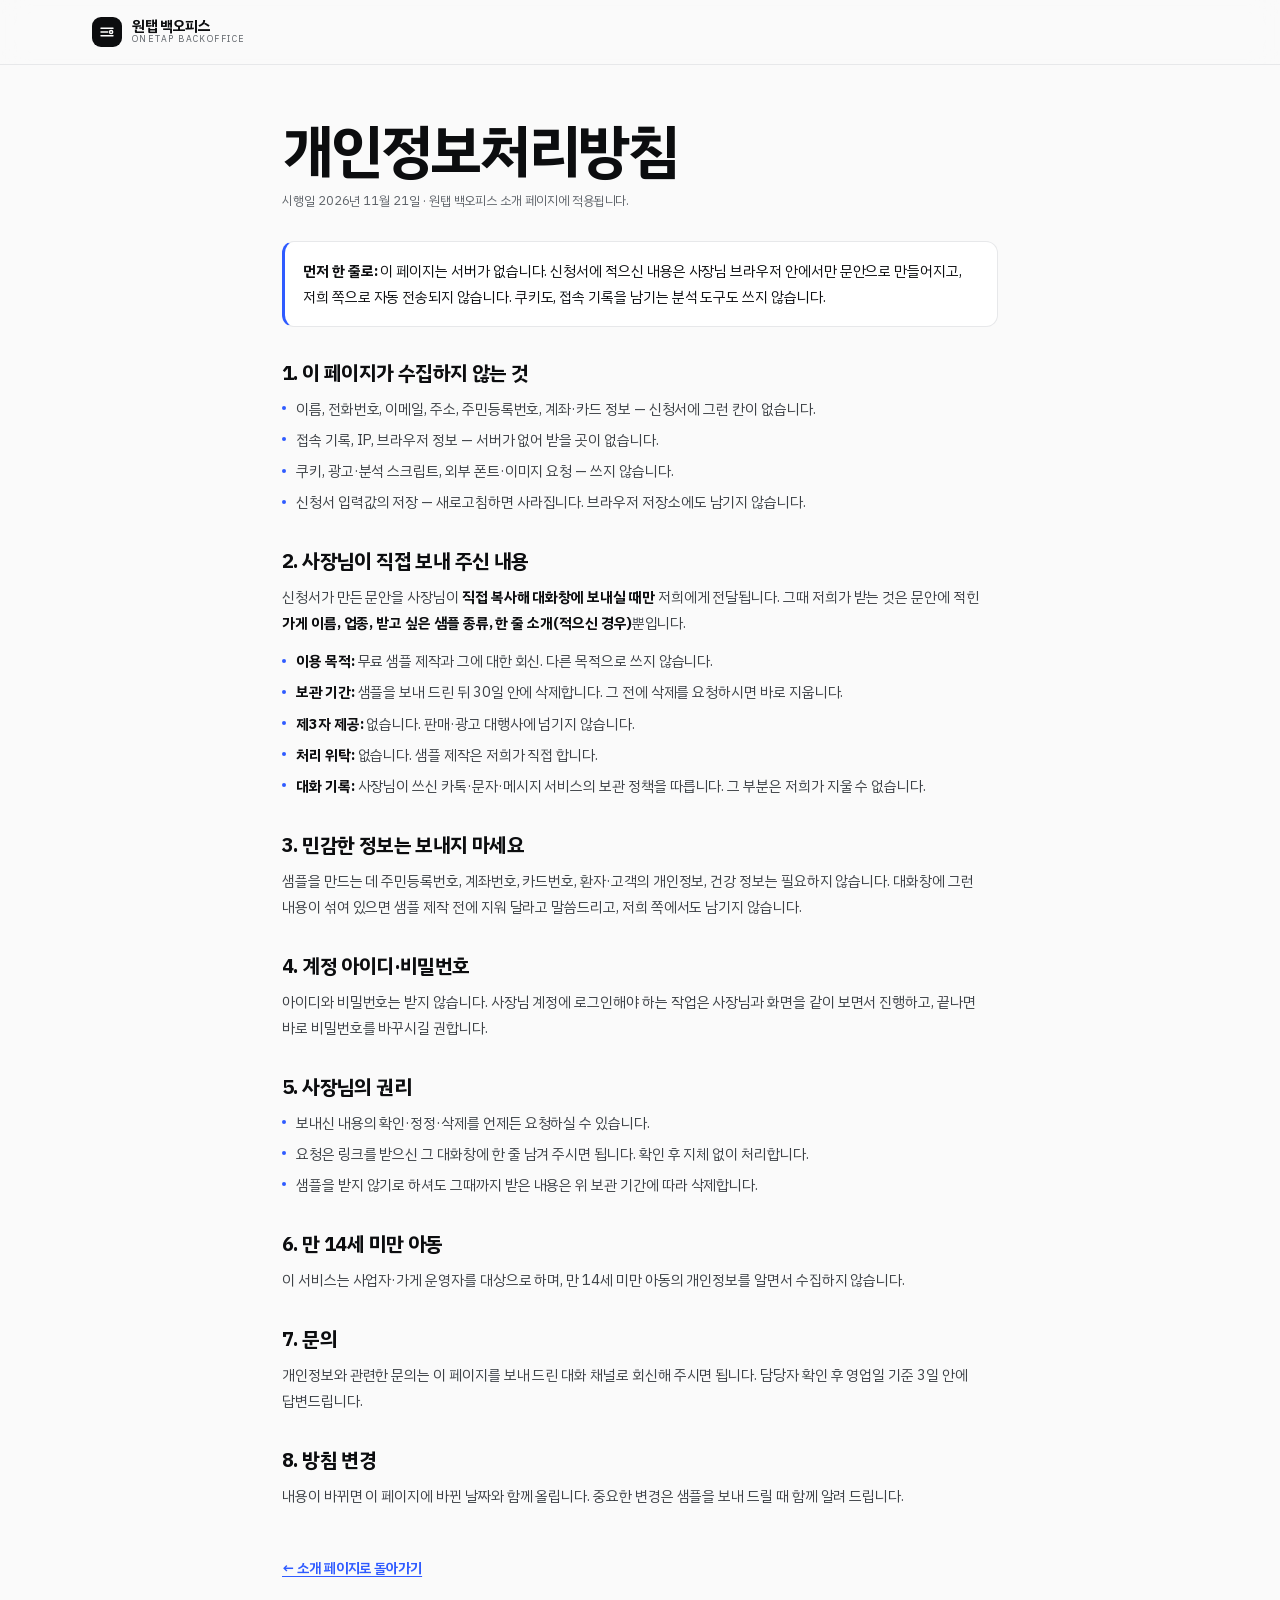
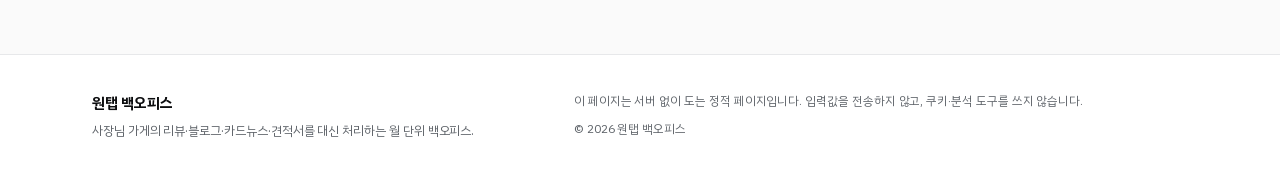
<file: privacy.html>
<!DOCTYPE html>
<html lang="ko">
<head>
<meta charset="utf-8" />
<meta name="viewport" content="width=device-width, initial-scale=1" />
<title>개인정보처리방침 — 원탭 백오피스</title>
<meta name="description" content="원탭 백오피스 소개 페이지의 개인정보처리방침. 이 페이지는 서버로 입력값을 보내지 않으며 쿠키·분석 도구를 쓰지 않습니다." />
<meta name="theme-color" content="#FAFAFA" />
<meta name="color-scheme" content="light" />
<meta name="robots" content="index,follow" />
<link rel="canonical" href="https://marcj81.github.io/ai-backoffice-offer/privacy.html" />
<link rel="icon" href="favicon.svg" type="image/svg+xml" />
<link rel="stylesheet" href="styles.css" />
<style>
  .doc { max-width: 780px; margin: 0 auto; padding: 56px 32px 72px; }
  .doc h1 { margin-bottom: 8px; }
  .doc .doc-meta { font-size: 12.5px; color: var(--sub); margin-bottom: 28px; }
  .doc h2 { font-size: 20px; margin: 34px 0 10px; letter-spacing: -0.03em; }
  .doc p, .doc li { font-size: 14.5px; line-height: 1.8; color: var(--body); }
  .doc h2 + p, .doc h2 + ul { color: var(--body); }
  .doc ul { list-style: none; padding-left: 0; margin: 0 0 12px; }
  .doc li { position: relative; padding-left: 14px; margin-bottom: 5px; }
  .doc li::before {
    content: ''; position: absolute; left: 0; top: 0.72em;
    width: 4px; height: 4px; border-radius: 50%; background: var(--accent);
  }
  .doc strong { color: var(--ink); }
  .doc .box {
    background: var(--surface); border: 1px solid var(--line); border-left: 3px solid var(--accent);
    border-radius: 12px; padding: 16px 18px; margin: 18px 0;
  }
  .doc .box p { margin: 0; color: var(--ink); }
  .doc a { color: var(--accent); }
  .doc-back { display: inline-block; margin-top: 36px; font-size: 14px; font-weight: 600; color: var(--accent); }
  @media (max-width: 560px) { .doc { padding: 36px 18px 52px; } }
</style>
</head>
<body>
<header class="topbar">
  <div class="topbar-inner">
    <a class="brand" href="index.html" aria-label="원탭 백오피스 홈">
      <span class="brand-mark" aria-hidden="true">
        <svg viewBox="0 0 24 24" width="18" height="18" fill="none" stroke="currentColor" stroke-width="1.9" stroke-linecap="round">
          <path d="M4 7h16M4 12h9M4 17h16" />
          <circle cx="17.5" cy="12" r="2.1" />
        </svg>
      </span>
      <span class="brand-text">
        <strong>원탭 백오피스</strong>
        <small>ONETAP BACKOFFICE</small>
      </span>
    </a>
  </div>
</header>

<main class="doc">
  <h1>개인정보처리방침</h1>
  <p class="doc-meta">시행일 2026년 11월 21일 · 원탭 백오피스 소개 페이지에 적용됩니다.</p>

  <div class="box">
    <p><strong>먼저 한 줄로:</strong> 이 페이지는 서버가 없습니다. 신청서에 적으신 내용은 사장님 브라우저 안에서만 문안으로 만들어지고,
    저희 쪽으로 자동 전송되지 않습니다. 쿠키도, 접속 기록을 남기는 분석 도구도 쓰지 않습니다.</p>
  </div>

  <h2>1. 이 페이지가 수집하지 않는 것</h2>
  <ul>
    <li>이름, 전화번호, 이메일, 주소, 주민등록번호, 계좌·카드 정보 — 신청서에 그런 칸이 없습니다.</li>
    <li>접속 기록, IP, 브라우저 정보 — 서버가 없어 받을 곳이 없습니다.</li>
    <li>쿠키, 광고·분석 스크립트, 외부 폰트·이미지 요청 — 쓰지 않습니다.</li>
    <li>신청서 입력값의 저장 — 새로고침하면 사라집니다. 브라우저 저장소에도 남기지 않습니다.</li>
  </ul>

  <h2>2. 사장님이 직접 보내 주신 내용</h2>
  <p>신청서가 만든 문안을 사장님이 <strong>직접 복사해 대화창에 보내실 때만</strong> 저희에게 전달됩니다.
  그때 저희가 받는 것은 문안에 적힌 <strong>가게 이름, 업종, 받고 싶은 샘플 종류, 한 줄 소개(적으신 경우)</strong>뿐입니다.</p>
  <ul>
    <li><strong>이용 목적:</strong> 무료 샘플 제작과 그에 대한 회신. 다른 목적으로 쓰지 않습니다.</li>
    <li><strong>보관 기간:</strong> 샘플을 보내 드린 뒤 30일 안에 삭제합니다. 그 전에 삭제를 요청하시면 바로 지웁니다.</li>
    <li><strong>제3자 제공:</strong> 없습니다. 판매·광고 대행사에 넘기지 않습니다.</li>
    <li><strong>처리 위탁:</strong> 없습니다. 샘플 제작은 저희가 직접 합니다.</li>
    <li><strong>대화 기록:</strong> 사장님이 쓰신 카톡·문자·메시지 서비스의 보관 정책을 따릅니다. 그 부분은 저희가 지울 수 없습니다.</li>
  </ul>

  <h2>3. 민감한 정보는 보내지 마세요</h2>
  <p>샘플을 만드는 데 주민등록번호, 계좌번호, 카드번호, 환자·고객의 개인정보, 건강 정보는 필요하지 않습니다.
  대화창에 그런 내용이 섞여 있으면 샘플 제작 전에 지워 달라고 말씀드리고, 저희 쪽에서도 남기지 않습니다.</p>

  <h2>4. 계정 아이디·비밀번호</h2>
  <p>아이디와 비밀번호는 받지 않습니다. 사장님 계정에 로그인해야 하는 작업은 사장님과 화면을 같이 보면서 진행하고,
  끝나면 바로 비밀번호를 바꾸시길 권합니다.</p>

  <h2>5. 사장님의 권리</h2>
  <ul>
    <li>보내신 내용의 확인·정정·삭제를 언제든 요청하실 수 있습니다.</li>
    <li>요청은 링크를 받으신 그 대화창에 한 줄 남겨 주시면 됩니다. 확인 후 지체 없이 처리합니다.</li>
    <li>샘플을 받지 않기로 하셔도 그때까지 받은 내용은 위 보관 기간에 따라 삭제합니다.</li>
  </ul>

  <h2>6. 만 14세 미만 아동</h2>
  <p>이 서비스는 사업자·가게 운영자를 대상으로 하며, 만 14세 미만 아동의 개인정보를 알면서 수집하지 않습니다.</p>

  <h2>7. 문의</h2>
  <p>개인정보와 관련한 문의는 이 페이지를 보내 드린 대화 채널로 회신해 주시면 됩니다.
  담당자 확인 후 영업일 기준 3일 안에 답변드립니다.</p>

  <h2>8. 방침 변경</h2>
  <p>내용이 바뀌면 이 페이지에 바뀐 날짜와 함께 올립니다. 중요한 변경은 샘플을 보내 드릴 때 함께 알려 드립니다.</p>

  <a class="doc-back" href="index.html">← 소개 페이지로 돌아가기</a>
</main>

<footer class="footer">
  <div class="footer-inner">
    <div class="footer-brand">
      <strong>원탭 백오피스</strong>
      <p>사장님 가게의 리뷰·블로그·카드뉴스·견적서를 대신 처리하는 월 단위 백오피스.</p>
    </div>
    <div class="footer-meta">
      <p>이 페이지는 서버 없이 도는 정적 페이지입니다. 입력값을 전송하지 않고, 쿠키·분석 도구를 쓰지 않습니다.</p>
      <p class="footer-copy">© <span id="year">2026</span> 원탭 백오피스</p>
    </div>
  </div>
</footer>
<script>
  document.getElementById('year').textContent = String(new Date().getFullYear());
</script>
</body>
</html>
</file>
<file: styles.css>
/* ============================================================
   원탭 백오피스 · styles.css
   design-ref-engine v3 · Crisp Bento (A안)
   bg #FAFAFA · surface #FFFFFF · ink #0C0D0F · sub #5C6167
   line #E7E8EA · accent #2F5BFF (단일 액센트) · accent-soft #EEF2FF
   순백 카드 + 1px 보더 + 16px 라운드, 산세리프 800 헤드라인.
   폰트는 전부 로컬(외부 요청 0). 본문 대비 4.5:1 이상.
   ============================================================ */

/* ── 폰트 ─────────────────────────────────────────────── */
@font-face {
  font-family: 'PlexKR';
  src: url('assets/fonts/plexkr-Regular.woff2') format('woff2');
  font-weight: 400; font-style: normal; font-display: swap;
}
@font-face {
  font-family: 'PlexKR';
  src: url('assets/fonts/plexkr-SemiBold.woff2') format('woff2');
  font-weight: 500 600; font-style: normal; font-display: swap;
}
@font-face {
  font-family: 'PlexKR';
  src: url('assets/fonts/plexkr-Bold.woff2') format('woff2');
  font-weight: 700 900; font-style: normal; font-display: swap;
}

/* ── 토큰 ─────────────────────────────────────────────── */
:root {
  --bg: #FAFAFA;
  --surface: #FFFFFF;
  --surface-2: #F5F6F7;
  --ink: #0C0D0F;
  --body: #3C4045;
  --sub: #5C6167;
  --line: #E7E8EA;
  --line-strong: #D7D9DD;
  --accent: #2F5BFF;
  --accent-hover: #1F45E0;
  --accent-soft: #EEF2FF;
  --accent-line: #DDE4FF;
  --accent-ink: #9DB0FF;
  --ok: #0E9F6E;
  --danger: #B42318;
  --danger-soft: #FDECEA;

  --sans: 'PlexKR', 'Pretendard', -apple-system, BlinkMacSystemFont, 'Apple SD Gothic Neo', 'Malgun Gothic', 'Noto Sans KR', sans-serif;

  --maxw: 1160px;
  --r-card: 16px;
  --r-btn: 12px;
  --r-field: 10px;
  --r-tag: 6px;
  --shadow-hover: 0 12px 28px -20px rgba(12, 13, 15, 0.35);
  --shadow-card: 0 28px 56px -46px rgba(12, 13, 15, 0.55);
  --s1: 4px; --s2: 8px; --s3: 12px; --s4: 16px; --s5: 24px; --s6: 32px; --s7: 48px; --s8: 64px;
}

/* ── 기본 ─────────────────────────────────────────────── */
*, *::before, *::after { box-sizing: border-box; }
html { -webkit-text-size-adjust: 100%; scroll-behavior: smooth; }
body {
  margin: 0;
  background: var(--bg);
  color: var(--ink);
  font-family: var(--sans);
  font-size: 16px;
  line-height: 1.7;
  letter-spacing: -0.004em;
  word-break: keep-all;
  overflow-wrap: break-word;
  -webkit-font-smoothing: antialiased;
}

img, svg { max-width: 100%; }
a { color: inherit; text-decoration-thickness: 1px; text-underline-offset: 3px; }
p { margin: 0 0 var(--s3); }
ul, ol { margin: 0; padding: 0; list-style: none; }
h1, h2, h3, h4 {
  margin: 0 0 var(--s3);
  font-family: var(--sans);
  color: var(--ink);
  text-wrap: balance;
}
h1 { font-weight: 800; font-size: clamp(38px, 4.6vw, 58px); line-height: 1.06; letter-spacing: -0.045em; }
h2 { font-weight: 800; font-size: clamp(24px, 2.7vw, 33px); line-height: 1.24; letter-spacing: -0.04em; }
h3 { font-weight: 700; font-size: 17px; line-height: 1.42; letter-spacing: -0.02em; }
h4 { font-weight: 700; font-size: 15px; line-height: 1.4; letter-spacing: -0.015em; }
em { font-style: normal; }
strong { font-weight: 700; }

::selection { background: var(--accent-soft); color: var(--ink); }

:focus-visible {
  outline: 2px solid var(--accent);
  outline-offset: 2px;
  border-radius: 4px;
}
.btn-primary:focus-visible { outline-color: var(--ink); outline-offset: 3px; }

.skip-link {
  position: absolute; left: 12px; top: -60px;
  background: var(--accent); color: #fff;
  padding: 10px 16px; border-radius: 10px; font-size: 13.5px; font-weight: 700;
  z-index: 60; text-decoration: none;
}
.skip-link:focus { top: 12px; color: #fff; }

/* ── 상단 바 ──────────────────────────────────────────── */
.topbar {
  position: sticky; top: 0; z-index: 40;
  background: rgba(250, 250, 250, 0.84);
  backdrop-filter: blur(14px) saturate(1.15);
  border-bottom: 1px solid var(--line);
}
.topbar-inner {
  max-width: var(--maxw);
  margin: 0 auto;
  padding: 0 32px;
  min-height: 64px;
  display: flex;
  align-items: center;
  gap: 20px;
}
.brand {
  display: inline-flex; align-items: center; gap: 10px;
  text-decoration: none; color: var(--ink); flex: none;
}
.brand-mark {
  width: 30px; height: 30px; border-radius: 9px;
  background: var(--ink); color: #fff;
  display: grid; place-items: center; flex: none;
}
.brand-text { display: flex; flex-direction: column; line-height: 1.1; }
.brand-text strong { font-size: 14.5px; font-weight: 700; letter-spacing: -0.025em; }
.brand-text small { font-size: 9px; letter-spacing: 0.16em; color: var(--sub); }

.nav { display: flex; gap: 2px; margin-left: 6px; }
.nav a {
  font-size: 13.5px; font-weight: 500; color: var(--body); text-decoration: none;
  padding: 8px 12px; border-radius: 9px;
  transition: background-color 0.14s, color 0.14s;
}
.nav a:hover { background: var(--surface-2); color: var(--ink); }

.top-actions { margin-left: auto; display: flex; align-items: center; gap: 10px; }
.top-pill {
  font-size: 12px; font-weight: 500; color: var(--body);
  padding: 6px 11px; border: 1px solid var(--line); border-radius: 999px;
  background: var(--surface); white-space: nowrap;
}

/* ── 버튼 ─────────────────────────────────────────────── */
.btn {
  display: inline-flex; align-items: center; justify-content: center; gap: 8px;
  min-height: 48px; padding: 12px 22px;
  border-radius: var(--r-btn); border: 1px solid transparent;
  font-family: var(--sans); font-size: 14.5px; font-weight: 600; letter-spacing: -0.01em;
  text-decoration: none; cursor: pointer;
  transition: background-color 0.16s, border-color 0.16s, color 0.16s, box-shadow 0.16s;
}
.btn-primary { background: var(--accent); border-color: var(--accent); color: #fff; }
.btn-primary:hover { background: var(--accent-hover); border-color: var(--accent-hover); color: #fff; }
.btn-ghost { background: var(--surface); border-color: var(--line-strong); color: var(--ink); }
.btn-ghost:hover { background: var(--surface-2); border-color: #C3C7CD; color: var(--ink); }
.btn-sm { min-height: 40px; padding: 8px 14px; font-size: 13.5px; border-radius: 10px; }
.btn-block { width: 100%; }

/* ── 키커 · 태그 ──────────────────────────────────────── */
.kicker {
  display: inline-flex; align-items: center; gap: 8px;
  margin: 0 0 14px;
  font-size: 12px; font-weight: 700; letter-spacing: 0.01em;
  color: var(--sub);
}
.kicker-dot {
  width: 6px; height: 6px; border-radius: 50%;
  background: var(--accent); box-shadow: 0 0 0 3px rgba(47, 91, 255, 0.14);
  flex: none;
}
.hero .kicker {
  background: var(--surface); border: 1px solid var(--line);
  padding: 6px 12px; border-radius: 999px;
}

.tag {
  display: inline-block;
  font-size: 10.5px; font-weight: 700; letter-spacing: 0.02em;
  padding: 4px 8px; border-radius: var(--r-tag);
  background: var(--accent-soft); color: #2445C9; border: 1px solid var(--accent-line);
  white-space: nowrap;
}
.ico {
  width: 34px; height: 34px; border-radius: 10px;
  background: var(--surface-2); border: 1px solid var(--line);
  display: grid; place-items: center; color: var(--ink); flex: none;
}
.card-top { display: flex; align-items: center; justify-content: space-between; gap: 10px; margin-bottom: 14px; }

/* ── 히어로 ───────────────────────────────────────────── */
.hero {
  max-width: var(--maxw);
  margin: 0 auto;
  padding: 56px 32px 8px;
  display: grid;
  grid-template-columns: minmax(0, 1.04fr) minmax(0, 0.96fr);
  gap: clamp(28px, 3.4vw, 48px);
  align-items: start;
}
.hero-copy { min-width: 0; }
.hero h1 { margin: 18px 0 0; }
.hero h1 em { color: var(--accent); }
.hero-lead {
  margin: 18px 0 0;
  max-width: 34em;
  font-size: 16.5px; line-height: 1.65; color: var(--body);
}
.hero-facts {
  display: grid; grid-template-columns: repeat(3, minmax(0, 1fr));
  gap: 8px; margin: 26px 0 0;
}
.hero-facts li {
  background: var(--surface); border: 1px solid var(--line); border-radius: 12px;
  padding: 12px 13px; min-width: 0;
  display: flex; flex-direction: column; gap: 3px;
}
.fact-ico { color: var(--accent); display: inline-flex; margin-bottom: 2px; }
.hero-facts strong { font-size: 13.5px; font-weight: 700; letter-spacing: -0.02em; }
.hero-facts span { font-size: 11.5px; color: var(--sub); line-height: 1.45; }
.hero-actions {
  display: flex; align-items: center; gap: 10px; flex-wrap: wrap;
  margin: 26px 0 0;
}
.hero-note { margin: 14px 0 0; font-size: 12.5px; line-height: 1.6; color: var(--sub); }

/* ── 히어로 아래 하루 예시 (잉크 타일) ────────────────── */
.hero-sample {
  margin: 24px 0 0; max-width: 33em;
  background: var(--ink); color: #fff;
  border-radius: var(--r-card);
  padding: 16px 18px 14px;
}
.hero-sample-kicker {
  margin: 0 0 10px;
  font-size: 10.5px; font-weight: 700; letter-spacing: 0.1em; color: #C9CDD4;
}
.hero-sample ul { display: flex; flex-direction: column; gap: 8px; }
.hero-sample li {
  display: flex; gap: 10px; align-items: baseline;
  font-size: 13px; line-height: 1.5; color: #F1F2F4;
}
.hero-sample li span {
  flex: none; width: 40px;
  font-size: 11.5px; font-weight: 700; letter-spacing: 0.02em;
  font-variant-numeric: tabular-nums; color: var(--accent-ink);
}

/* ── 비교 계산기 ──────────────────────────────────────── */
.calc {
  background: var(--surface);
  border: 1px solid var(--line);
  border-radius: var(--r-card);
  padding: 24px;
  box-shadow: var(--shadow-card);
  min-width: 0;
}
.calc-kicker {
  display: flex; align-items: center; gap: 7px;
  margin: 0 0 10px;
  font-size: 11px; font-weight: 700; letter-spacing: 0.09em; color: var(--accent);
}
.calc-kicker .kicker-dot { box-shadow: none; }
.calc-head h2 { font-size: 20px; font-weight: 800; margin: 0 0 4px; letter-spacing: -0.03em; }
.calc-sub { font-size: 12.5px; color: var(--sub); margin: 0 0 18px; }

.calc-inputs {
  display: grid; grid-template-columns: repeat(2, minmax(0, 1fr));
  gap: 14px 12px;
  padding-bottom: 16px;
  border-bottom: 1px solid var(--line);
}
.calc-inputs .field:last-child { grid-column: 1 / -1; }
.field { display: flex; flex-direction: column; gap: 6px; min-width: 0; }
.field-label {
  display: flex; align-items: baseline; gap: 6px; flex-wrap: wrap;
  font-size: 12.5px; font-weight: 600; color: var(--body); letter-spacing: -0.005em;
}
.field-label em { font-style: normal; font-weight: 500; font-size: 11px; color: var(--sub); }
.field-label .req { color: var(--accent); }
.field-row { display: flex; align-items: center; gap: 6px; min-width: 0; position: relative; }
.field-row .unit { font-size: 12.5px; color: var(--sub); flex: none; }
.field-row input { flex: 1 1 auto; }

input[type='number'], input[type='text'], select, textarea {
  width: 100%; min-width: 0;
  font-family: var(--sans); font-size: 16px; line-height: 1.5; color: var(--ink);
  background: var(--surface);
  border: 1px solid var(--line-strong);
  border-radius: var(--r-field);
  padding: 11px 12px;
  transition: border-color 0.14s, box-shadow 0.14s;
}
#in-salary, #in-agency { text-align: right; font-variant-numeric: tabular-nums; font-weight: 600; }
select {
  appearance: none;
  background-image: url("data:image/svg+xml,%3Csvg xmlns='http://www.w3.org/2000/svg' viewBox='0 0 12 8'%3E%3Cpath d='M1 1.5 6 6.5 11 1.5' fill='none' stroke='%235C6167' stroke-width='1.6' stroke-linecap='round'/%3E%3C/svg%3E");
  background-repeat: no-repeat;
  background-position: right 12px center;
  background-size: 11px 7px;
  padding-right: 32px;
  cursor: pointer;
}
input:hover, select:hover, textarea:hover { border-color: #B9BEC6; }
input:focus, select:focus, textarea:focus {
  outline: 2px solid var(--accent); outline-offset: 1px;
  border-color: var(--accent);
}
input::placeholder, textarea::placeholder { color: var(--sub); opacity: 1; }

.range { width: 100%; margin: 2px 0 0; accent-color: var(--accent); height: 20px; }

.calc-rows { padding: 16px 0 6px; display: flex; flex-direction: column; gap: 14px; }
.calc-row { min-width: 0; }
.calc-row-head {
  display: flex; align-items: baseline; justify-content: space-between; gap: 10px; flex-wrap: wrap;
}
.calc-row-label { font-size: 13px; color: var(--body); }
.calc-plan-name { color: var(--accent); font-weight: 700; }
.calc-row-amount {
  font-weight: 700; font-size: 15.5px;
  font-variant-numeric: tabular-nums; letter-spacing: -0.015em;
}
.meter { height: 6px; background: #F0F1F3; border-radius: 999px; margin: 8px 0 6px; overflow: hidden; }
.meter-fill { display: block; height: 100%; width: 0; border-radius: 999px; transition: width 0.35s ease; }
.meter-employee { background: #C3C7CD; }
.meter-agency { background: #9AA0A6; }
.meter-plan { background: var(--accent); }
.calc-row-sub { margin: 0; font-size: 11.5px; line-height: 1.5; color: var(--sub); }
.calc-row.is-ours {
  background: var(--accent-soft);
  border: 1px solid var(--accent-line);
  border-radius: 12px;
  padding: 10px 12px;
  margin: 0 -12px;
}
.calc-row.is-ours .calc-row-amount { color: var(--accent); font-size: 17px; }
.calc-row.is-ours .calc-row-sub { color: #3C4794; }
.calc-row.is-ours .meter { background: #DDE4FF; }

.calc-result {
  border-top: 1px solid var(--line);
  padding-top: 16px;
  margin-top: 8px;
}
.result-label { margin: 0 0 4px; font-size: 12px; color: var(--sub); }
.result-value { display: flex; align-items: baseline; gap: 8px; flex-wrap: wrap; margin: 0 0 4px; }
.result-value strong {
  font-size: clamp(28px, 3.2vw, 34px); font-weight: 800; line-height: 1.1;
  letter-spacing: -0.045em; color: var(--accent);
  font-variant-numeric: tabular-nums;
}
.result-value span { font-size: 12.5px; color: var(--sub); }
.result-sub { margin: 0 0 3px; font-size: 12.5px; color: var(--sub); line-height: 1.55; }
.result-sub strong { color: var(--ink); font-variant-numeric: tabular-nums; }
.pct-chip {
  display: inline-block; margin-left: 2px;
  background: var(--accent-soft); color: #2445C9;
  border-radius: 6px; padding: 1px 6px; font-size: 11.5px; font-weight: 700;
  font-variant-numeric: tabular-nums;
}
.calc-note {
  margin: 14px 0 0; padding-top: 14px; border-top: 1px solid var(--line);
  font-size: 11.5px; line-height: 1.6; color: var(--sub);
}

/* ── 한눈에 보는 기준 ─────────────────────────────────── */
.stats-band { max-width: var(--maxw); margin: 0 auto; padding: 8px 32px 56px; }
.stats { display: grid; grid-template-columns: repeat(4, minmax(0, 1fr)); gap: 12px; }
.stat {
  background: var(--surface); border: 1px solid var(--line); border-radius: 14px;
  padding: 16px 18px; min-width: 0;
}
.stat-label { margin: 0; font-size: 12px; font-weight: 600; color: var(--sub); }
.stat b {
  display: block; margin-top: 6px;
  font-size: 30px; font-weight: 800; line-height: 1.05;
  letter-spacing: -0.04em; font-variant-numeric: tabular-nums;
}
.stat b small { margin-left: 3px; font-size: 13px; font-weight: 700; color: var(--sub); letter-spacing: -0.01em; }
.stat-sub { display: block; margin-top: 6px; font-size: 11.5px; line-height: 1.45; color: var(--sub); }

/* ── 구분선 ───────────────────────────────────────────── */
.rule {
  max-width: var(--maxw); margin: 0 auto; padding: 0 32px;
  display: flex; align-items: center; gap: 16px;
}
.rule::before, .rule::after { content: ''; height: 1px; background: var(--line); flex: 1; }
.rule span {
  font-size: 11px; font-weight: 700; letter-spacing: 0.08em;
  color: var(--sub); white-space: nowrap;
}

/* ── 섹션 ─────────────────────────────────────────────── */
#top, #duties, #work, #live, #pricing, #apply, #faq { scroll-margin-top: 76px; }
.section { max-width: var(--maxw); margin: 0 auto; padding: 72px 32px; }
.band { background: var(--surface); border-top: 1px solid var(--line); border-bottom: 1px solid var(--line); }
.section-head { margin-bottom: 28px; max-width: 46em; }
.section-head.split {
  display: flex; align-items: flex-end; justify-content: space-between;
  gap: 24px; max-width: none;
}
.section-head-copy { min-width: 0; }
.section-lead { margin: 0; font-size: 15.5px; line-height: 1.7; color: var(--body); }
.aside-note {
  margin: 0 0 4px; flex: none; text-align: right;
  font-size: 10.5px; font-weight: 700; letter-spacing: 0.12em; color: var(--sub);
}
.aside-note span {
  display: block; margin-top: 5px;
  font-size: 11.5px; font-weight: 600; letter-spacing: 0; color: var(--sub);
}
.flow-pill {
  display: flex; align-items: center; gap: 6px; flex: none;
  margin: 0 0 4px; padding: 6px;
  background: var(--surface-2); border: 1px solid var(--line); border-radius: 999px;
}
.flow-pill span { font-size: 11.5px; font-weight: 700; color: var(--body); padding: 3px 8px; }
.flow-pill i { font-style: normal; font-size: 11px; color: var(--sub); }

/* ── 하는 일 4장 ──────────────────────────────────────── */
.duty-grid { display: grid; grid-template-columns: repeat(2, minmax(0, 1fr)); gap: 12px; }
.duty-card {
  background: var(--surface); border: 1px solid var(--line); border-radius: var(--r-card);
  padding: 22px; min-width: 0;
  transition: border-color 0.18s, box-shadow 0.18s;
}
.duty-card:hover { border-color: var(--line-strong); box-shadow: var(--shadow-hover); }
.duty-no {
  margin: 0; font-size: 11px; font-weight: 700; letter-spacing: 0.14em;
  color: var(--sub); font-variant-numeric: tabular-nums;
}
.duty-card h3 { margin: 0 0 10px; }
.duty-pain { margin: 0 0 12px; font-size: 14px; line-height: 1.65; color: var(--sub); }
.ba {
  display: inline-block; margin-right: 7px; vertical-align: 1px;
  font-size: 10px; font-weight: 700; letter-spacing: 0.04em; color: var(--sub);
  background: var(--surface-2); border: 1px solid var(--line); border-radius: 5px;
  padding: 1px 5px;
}
.duty-do {
  margin: 0; padding-top: 12px; border-top: 1px dashed var(--line);
  font-size: 14px; line-height: 1.7; color: var(--ink);
}
.duty-do::before { content: '대신 → '; font-weight: 700; color: var(--accent); }

/* ── 3단계 ────────────────────────────────────────────── */
.steps { display: grid; grid-template-columns: repeat(3, minmax(0, 1fr)); gap: 12px; }
.step {
  background: var(--surface-2); border: 1px solid var(--line); border-radius: var(--r-card);
  padding: 20px; min-width: 0;
  display: flex; flex-direction: column; gap: 12px;
}
.step-no {
  width: 28px; height: 28px; border-radius: 9px;
  background: var(--ink); color: #fff;
  display: grid; place-items: center;
  font-size: 11.5px; font-weight: 700; letter-spacing: 0.02em;
  font-variant-numeric: tabular-nums;
}
.step-body h3 { margin: 0 0 8px; font-size: 16px; }
.step-body p { margin: 0; font-size: 14px; line-height: 1.7; color: var(--sub); }
.step-body strong { color: var(--ink); font-weight: 700; }
.work-note {
  margin: 20px 0 0; padding: 14px 16px;
  background: var(--surface-2); border: 1px solid var(--line); border-radius: 12px;
  font-size: 13px; line-height: 1.7; color: var(--sub);
}

/* ── 결과물 4종 ───────────────────────────────────────── */
.tool-grid { display: grid; grid-template-columns: repeat(3, minmax(0, 1fr)); gap: 12px; }
.tool-card {
  background: var(--surface); border: 1px solid var(--line); border-radius: var(--r-card);
  padding: 22px; min-width: 0;
  display: flex; flex-direction: column; gap: 10px;
  transition: border-color 0.18s, box-shadow 0.18s, transform 0.18s;
}
.tool-card:hover {
  border-color: var(--line-strong);
  box-shadow: var(--shadow-hover);
  transform: translateY(-1px);
}
/* 대표 타일 — 벤토의 큰 칸. 3칸을 가로로 쓰고 링크를 오른쪽에 둔다. */
.tool-card.is-feat {
  grid-column: 1 / -1;
  display: grid;
  grid-template-columns: minmax(0, 1fr) auto;
  grid-template-areas:
    'top link'
    'title link'
    'what link';
  align-items: center;
  gap: 2px 28px;
  padding: 24px 26px;
}
.tool-card.is-feat .card-top { grid-area: top; justify-content: flex-start; gap: 10px; margin: 0; }
.tool-card.is-feat h3 { grid-area: title; margin: 8px 0 0; font-size: 21px; letter-spacing: -0.03em; }
.tool-card.is-feat .tool-what { grid-area: what; margin: 4px 0 0; max-width: 58ch; flex: none; }
.tool-card.is-feat .tool-link {
  grid-area: link; margin: 0; padding: 11px 16px;
  border: 1px solid var(--line-strong); border-radius: 10px;
  background: var(--surface); white-space: nowrap;
}
.tool-card.is-feat .tool-link:hover { background: var(--surface-2); border-color: #C3C7CD; color: var(--accent-hover); }
.tool-card h3 { margin: 0; }
.tool-what { flex: 1; margin: 0; font-size: 13.5px; line-height: 1.7; color: var(--sub); }
.tool-link {
  align-self: flex-start; margin-top: 4px; padding-bottom: 2px;
  font-size: 13.5px; font-weight: 700; color: var(--accent);
  text-decoration: none; border-bottom: 1px solid transparent;
}
.tool-link:hover { color: var(--accent-hover); border-bottom-color: var(--accent-hover); }
.tool-link span { display: inline-block; transition: transform 0.16s; }
.tool-link:hover span { transform: translate(2px, -2px); }

/* ── 요금제 ───────────────────────────────────────────── */
.plan-grid {
  display: grid; grid-template-columns: repeat(3, minmax(0, 1fr));
  gap: 12px; align-items: stretch;
}
.plan {
  position: relative;
  background: var(--surface); border: 1px solid var(--line); border-radius: var(--r-card);
  padding: 24px 22px; min-width: 0;
  display: flex; flex-direction: column;
}
.plan-recommended {
  border-color: var(--accent);
  box-shadow: 0 20px 44px -34px rgba(47, 91, 255, 0.6);
  background: linear-gradient(180deg, #FFFFFF, #FAFBFF);
}
.plan-badge {
  position: absolute; top: -11px; left: 20px; margin: 0;
  background: var(--accent); color: #fff;
  font-size: 11px; font-weight: 700; letter-spacing: 0.04em;
  padding: 4px 10px; border-radius: 999px;
}
.plan-head h3 { margin: 0 0 6px; font-size: 16px; }
.plan-price { display: flex; align-items: baseline; gap: 4px; margin: 0 0 6px; }
.plan-price span { font-size: 12px; color: var(--sub); }
.plan-price strong {
  font-size: 30px; font-weight: 800; line-height: 1.1;
  letter-spacing: -0.045em; font-variant-numeric: tabular-nums;
}
.plan-recommended .plan-price strong { color: var(--accent); }
.plan-tagline { margin: 0 0 12px; font-size: 12.5px; line-height: 1.55; color: var(--sub); }
.plan-for {
  margin: 0 0 14px; padding-bottom: 14px; border-bottom: 1px solid var(--line);
  font-size: 12.5px; line-height: 1.6; color: var(--sub);
}
.plan-list { display: flex; flex-direction: column; gap: 7px; margin: 0 0 16px; flex: 1; }
.plan-list li { position: relative; padding-left: 19px; font-size: 13.5px; line-height: 1.55; }
.plan-list li::before {
  content: '✓'; position: absolute; left: 0; top: 0;
  font-size: 11px; font-weight: 800; color: var(--accent); line-height: 1.9;
}
.plan-meta { margin: 0 0 14px; font-size: 12px; line-height: 1.55; color: var(--sub); }
.plan-meta strong { color: var(--ink); }
.plan-cta { width: 100%; margin-top: auto; }
.plan-note { margin: 18px 0 0; font-size: 12px; line-height: 1.7; color: var(--sub); max-width: 66em; }

/* ── 옵션 : 사내 AI 팀 회의실 ─────────────────────────── */
.addon-head {
  display: flex; align-items: baseline; justify-content: space-between;
  gap: 8px 18px; flex-wrap: wrap; margin: 30px 0 12px;
  padding-top: 22px; border-top: 1px solid var(--line);
}
.addon-head .kicker { margin: 0; }
.addon-head-note { margin: 0; font-size: 12.5px; line-height: 1.6; color: var(--sub); }
.addon {
  display: grid; grid-template-columns: minmax(0, 1.55fr) minmax(0, 0.85fr);
  background: var(--surface); border: 1px solid var(--line);
  border-radius: var(--r-card); overflow: hidden;
}
.addon-main { padding: 24px; min-width: 0; }
.addon-top { display: flex; align-items: center; gap: 8px; flex-wrap: wrap; margin-bottom: 12px; }
.addon-flag {
  font-size: 10.5px; font-weight: 700; letter-spacing: 0.02em; white-space: nowrap;
  padding: 4px 8px; border-radius: var(--r-tag);
  background: var(--surface-2); border: 1px solid var(--line); color: var(--body);
}
.addon h3 { margin: 0 0 8px; font-size: 21px; letter-spacing: -0.03em; }
.addon-lead { margin: 0 0 18px; font-size: 13.5px; line-height: 1.75; color: var(--body); max-width: 60ch; }
.addon-list {
  display: grid; grid-template-columns: repeat(2, minmax(0, 1fr));
  gap: 9px 20px; margin: 0;
}
.addon-list li { position: relative; padding-left: 19px; font-size: 13px; line-height: 1.6; color: var(--body); }
.addon-list li::before {
  content: '✓'; position: absolute; left: 0; top: 0;
  font-size: 11px; font-weight: 800; color: var(--accent); line-height: 1.9;
}
.addon-list strong { color: var(--ink); font-weight: 700; }
.addon-buy {
  display: flex; flex-direction: column; min-width: 0;
  padding: 24px 22px; border-left: 1px solid var(--accent-line); background: var(--accent-soft);
}
.addon-price { display: flex; align-items: baseline; gap: 5px; margin: 0 0 4px; }
.addon-price span { font-size: 12px; color: #3C4794; }
.addon-price strong {
  font-size: 30px; font-weight: 800; line-height: 1.1;
  letter-spacing: -0.045em; color: var(--ink); font-variant-numeric: tabular-nums;
}
.addon-price-sub { margin: 0 0 14px; font-size: 12px; line-height: 1.6; color: #3C4794; }
.addon-price-sub strong { color: var(--ink); }
.addon-buy-list { display: flex; flex-direction: column; gap: 6px; margin: 0 0 16px; }
.addon-buy-list li { position: relative; padding-left: 14px; font-size: 12.5px; line-height: 1.55; color: #3C4794; }
.addon-buy-list li::before { content: '·'; position: absolute; left: 4px; top: 0; font-weight: 800; }
.addon-cta { width: 100%; margin-top: auto; }
.addon-note { margin: 10px 0 0; font-size: 11.5px; line-height: 1.6; color: #3C4794; }
.addon-note strong { color: var(--ink); }

/* ── 신청 ─────────────────────────────────────────────── */
.section-apply {
  display: grid; grid-template-columns: minmax(0, 0.92fr) minmax(0, 1.08fr);
  gap: clamp(28px, 3.4vw, 48px); align-items: start;
}
.apply-intro { min-width: 0; }
@media (min-width: 981px) {
  .apply-intro { position: sticky; top: 88px; }
}
.apply-intro h2 { margin-bottom: 14px; }
.apply-points { display: flex; flex-direction: column; gap: 8px; margin: 20px 0; }
.apply-points li { position: relative; padding-left: 21px; font-size: 14px; line-height: 1.6; }
.apply-points li::before {
  content: '✓'; position: absolute; left: 0; top: 0;
  color: var(--accent); font-weight: 800; font-size: 12px; line-height: 1.9;
}
.trust-strip { display: flex; flex-wrap: wrap; gap: 6px; margin: 0 0 18px; }
.trust-strip span {
  font-size: 11.5px; font-weight: 600; color: var(--body);
  background: var(--surface); border: 1px solid var(--line); border-radius: 999px;
  padding: 5px 10px;
}
.sample-steps { display: grid; gap: 8px; margin: 0 0 18px; }
.sample-steps li {
  display: flex; align-items: baseline; gap: 10px;
  font-size: 13px; line-height: 1.5; color: var(--body);
}
.sample-steps li span {
  flex: none; width: 64px;
  font-size: 10.5px; font-weight: 700; letter-spacing: 0.04em; color: var(--accent);
  font-variant-numeric: tabular-nums;
}
.apply-alt {
  margin: 0; padding: 14px 16px;
  background: var(--surface); border: 1px solid var(--line); border-left: 3px solid var(--accent);
  border-radius: 12px;
  font-size: 13px; line-height: 1.7; color: var(--sub);
}
.apply-alt strong { color: var(--ink); }

.apply-form {
  background: var(--surface); border: 1px solid var(--line); border-radius: var(--r-card);
  padding: 24px; box-shadow: var(--shadow-card);
  display: flex; flex-direction: column; gap: 16px; min-width: 0;
}
.form-title {
  margin: 0; padding-bottom: 12px; border-bottom: 1px solid var(--line);
  font-size: 17px; font-weight: 700;
}
.apply-form .field { gap: 5px; }
.hint { margin: 0; font-size: 11.5px; line-height: 1.5; color: var(--sub); }
.err {
  margin: 2px 0 0; padding: 6px 9px; border-radius: 8px;
  background: var(--danger-soft); color: var(--danger);
  font-size: 12px; font-weight: 600; line-height: 1.5;
}
.field-set { border: 0; padding: 0; margin: 0; min-width: 0; }
.field-set .field-label { padding: 0; margin-bottom: 6px; }
.legend-sub { font-weight: 500; font-size: 11px; color: var(--sub); }
.check-list { display: flex; flex-direction: column; gap: 8px; }
.check-line {
  display: flex; align-items: flex-start; gap: 10px;
  font-size: 14px; line-height: 1.6; cursor: pointer;
}
.check-line input[type='checkbox'] {
  width: 18px; height: 18px; flex: none; margin: 3px 0 0;
  accent-color: var(--accent); cursor: pointer;
}
.check-line span { min-width: 0; }
.check-line a { color: var(--accent); }
.check-tools { display: flex; gap: 16px; margin-top: 8px; flex-wrap: wrap; }
.link-btn {
  background: none; border: 0; padding: 0;
  font-family: var(--sans); font-size: 12.5px; font-weight: 600; color: var(--accent);
  text-decoration: underline; text-underline-offset: 3px; cursor: pointer;
}
.link-btn:hover { color: var(--accent-hover); }
.field-consent { padding-top: 12px; border-top: 1px solid var(--line); }
.form-note { margin: 0; font-size: 11.5px; line-height: 1.6; color: var(--sub); text-align: center; }

.inquiry {
  border: 1px solid var(--accent-line); background: #F7F9FF;
  border-radius: 12px; padding: 16px;
}
.inquiry-head {
  display: flex; align-items: center; justify-content: space-between; gap: 12px;
  margin-bottom: 10px;
}
.inquiry-head h4 { margin: 0; }
.inquiry-text {
  min-height: 180px; background: #fff; border-color: var(--line-strong);
  font-size: 14px; line-height: 1.7; resize: vertical;
}
.inquiry-note { margin: 8px 0 0; font-size: 11.5px; line-height: 1.6; color: var(--sub); }

/* ── FAQ ──────────────────────────────────────────────── */
.faq { display: flex; flex-direction: column; gap: 8px; }
.faq-item {
  background: var(--surface); border: 1px solid var(--line); border-radius: 14px;
  padding: 0 18px;
}
.faq-item summary {
  display: flex; align-items: center; justify-content: space-between; gap: 14px;
  padding: 16px 0; cursor: pointer; list-style: none;
  font-size: 15px; font-weight: 700; letter-spacing: -0.02em;
}
.faq-item summary::-webkit-details-marker { display: none; }
.faq-item summary::after {
  content: '+'; flex: none;
  width: 22px; height: 22px; border-radius: 6px;
  background: var(--accent-soft); color: var(--accent);
  display: grid; place-items: center;
  font-size: 15px; font-weight: 700; line-height: 1;
}
.faq-item[open] summary::after { content: '−'; }
.faq-item summary:hover { color: var(--accent); }
.faq-item[open] { border-color: var(--line-strong); }
.faq-item p {
  margin: 0; padding: 0 0 16px; max-width: 64em;
  font-size: 13.5px; line-height: 1.75; color: var(--sub);
}

/* ── 푸터 ─────────────────────────────────────────────── */
.footer { border-top: 1px solid var(--line); background: var(--surface); }
.footer-inner {
  max-width: var(--maxw); margin: 0 auto; padding: 36px 32px 44px;
  display: grid; grid-template-columns: minmax(0, 0.85fr) minmax(0, 1.15fr);
  gap: 28px;
}
.footer-brand strong { display: block; margin-bottom: 6px; font-size: 14.5px; font-weight: 700; }
.footer-brand p { margin: 0; font-size: 12.5px; line-height: 1.65; color: var(--sub); }
.footer-meta p { margin: 0 0 8px; font-size: 12px; line-height: 1.7; color: var(--sub); }
.footer-links { display: flex; gap: 8px; flex-wrap: wrap; align-items: center; }
.footer-links a { color: var(--sub); text-decoration: underline; text-underline-offset: 3px; }
.footer-links a:hover { color: var(--accent); }
.footer-copy { color: var(--sub); }

/* ── 토스트 ───────────────────────────────────────────── */
.toast-root { position: fixed; left: 50%; bottom: 24px; transform: translateX(-50%); z-index: 70; pointer-events: none; }
.toast {
  background: var(--ink); color: #fff;
  font-size: 13px; font-weight: 500; padding: 10px 16px; border-radius: 10px;
  box-shadow: 0 12px 28px -14px rgba(12, 13, 15, 0.45);
  opacity: 0; transform: translateY(8px); transition: opacity 0.2s, transform 0.2s;
}
.toast.is-on { opacity: 1; transform: translateY(0); }

/* ── 좁은 화면 ────────────────────────────────────────── */
@media (max-width: 980px) {
  .hero { grid-template-columns: minmax(0, 1fr); gap: 32px; padding-top: 36px; }
  .hero-sample { max-width: none; }
  .stats { grid-template-columns: repeat(2, minmax(0, 1fr)); }
  .steps { grid-template-columns: minmax(0, 1fr); }
  .plan-grid { grid-template-columns: minmax(0, 1fr); }
  .plan-recommended { order: -1; }
  .addon { grid-template-columns: minmax(0, 1fr); }
  .addon-buy { border-left: 0; border-top: 1px solid var(--accent-line); }
  .addon-list { grid-template-columns: minmax(0, 1fr); }
  .section-apply { grid-template-columns: minmax(0, 1fr); }
  .footer-inner { grid-template-columns: minmax(0, 1fr); }
}
@media (max-width: 860px) {
  .topbar-inner { padding: 0 20px; gap: 12px; }
  .nav { display: none; }
  .top-pill { display: none; }
  .top-cta { min-height: 44px; }
  .section-head.split { flex-direction: column; align-items: flex-start; gap: 14px; }
  .aside-note { text-align: left; margin: 0; }
  .flow-pill { flex-wrap: wrap; border-radius: 14px; }
  .duty-grid { grid-template-columns: minmax(0, 1fr); }
  .tool-grid { grid-template-columns: minmax(0, 1fr); }
  .tool-card.is-feat {
    grid-column: auto; display: flex; flex-direction: column; align-items: stretch; gap: 10px;
    padding: 20px;
  }
  .tool-card.is-feat h3 { font-size: 17px; margin: 0; }
  .tool-card.is-feat .tool-link { align-self: flex-start; margin-top: 4px; padding: 0; border: 0; background: none; }
  .calc-inputs { grid-template-columns: minmax(0, 1fr); }
  .calc-inputs .field:last-child { grid-column: auto; }
}
@media (max-width: 560px) {
  .topbar-inner { padding: 0 16px; }
  .brand-text small { display: none; }
  .hero { padding: 28px 18px 4px; }
  .stats-band { padding: 4px 18px 40px; }
  .section { padding: 48px 18px; }
  .band .section { padding: 48px 18px; }
  .rule { padding: 0 18px; }
  .rule span { font-size: 10px; letter-spacing: 0.05em; }
  h1 { font-size: 38px; }
  h2 { font-size: 24px; }
  .hero-lead { font-size: 15.5px; }
  .hero-facts { grid-template-columns: minmax(0, 1fr); gap: 6px; }
  .hero-facts li { flex-direction: row; align-items: baseline; flex-wrap: wrap; gap: 4px 8px; padding: 11px 13px; }
  .fact-ico { margin-bottom: 0; align-self: center; }
  .hero-actions { gap: 8px; }
  .hero-actions .btn { width: 100%; }
  .hero-sample { padding: 14px 15px 12px; }
  .calc { padding: 18px 16px; }
  .calc-row.is-ours { margin: 0 -8px; padding: 10px; }
  .stats { gap: 8px; }
  .stat { padding: 14px; }
  .stat b { font-size: 26px; }
  .duty-card, .tool-card { padding: 18px; }
  .step { padding: 18px; }
  .plan { padding: 20px 18px; }
  .addon-main, .addon-buy { padding: 20px 16px; }
  .addon h3 { font-size: 18.5px; }
  .addon-price strong { font-size: 26px; }
  .apply-form { padding: 20px 16px; }
  .faq-item { padding: 0 15px; }
  .faq-item summary { font-size: 14px; }
  .footer-inner { padding: 28px 18px 36px; }
  .toast-root { left: 16px; right: 16px; transform: none; }
  .toast { text-align: center; }
}

@media (prefers-reduced-motion: reduce) {
  html { scroll-behavior: auto; }
  *, *::before, *::after { transition-duration: 0.01ms !important; animation-duration: 0.01ms !important; }
}
@media (prefers-reduced-transparency: reduce) {
  .topbar { background: var(--bg); backdrop-filter: none; }
}
</file>
